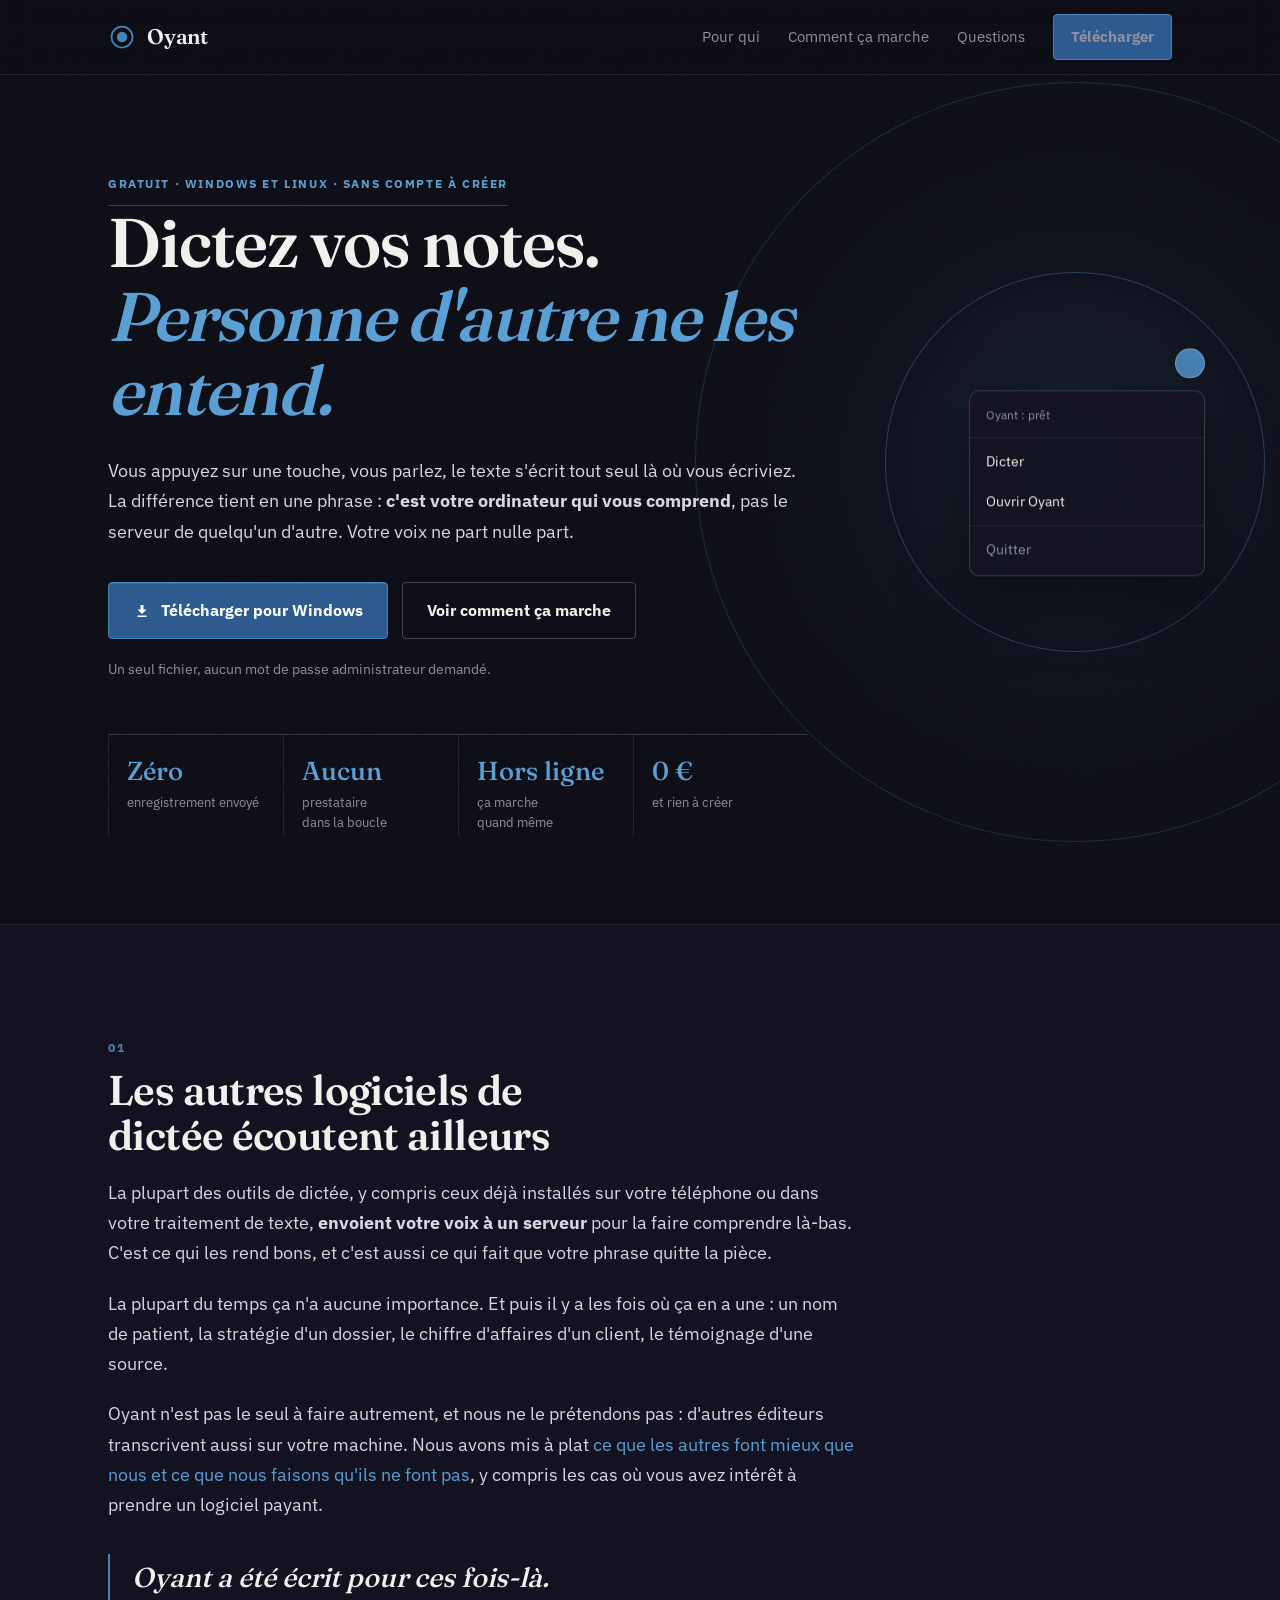
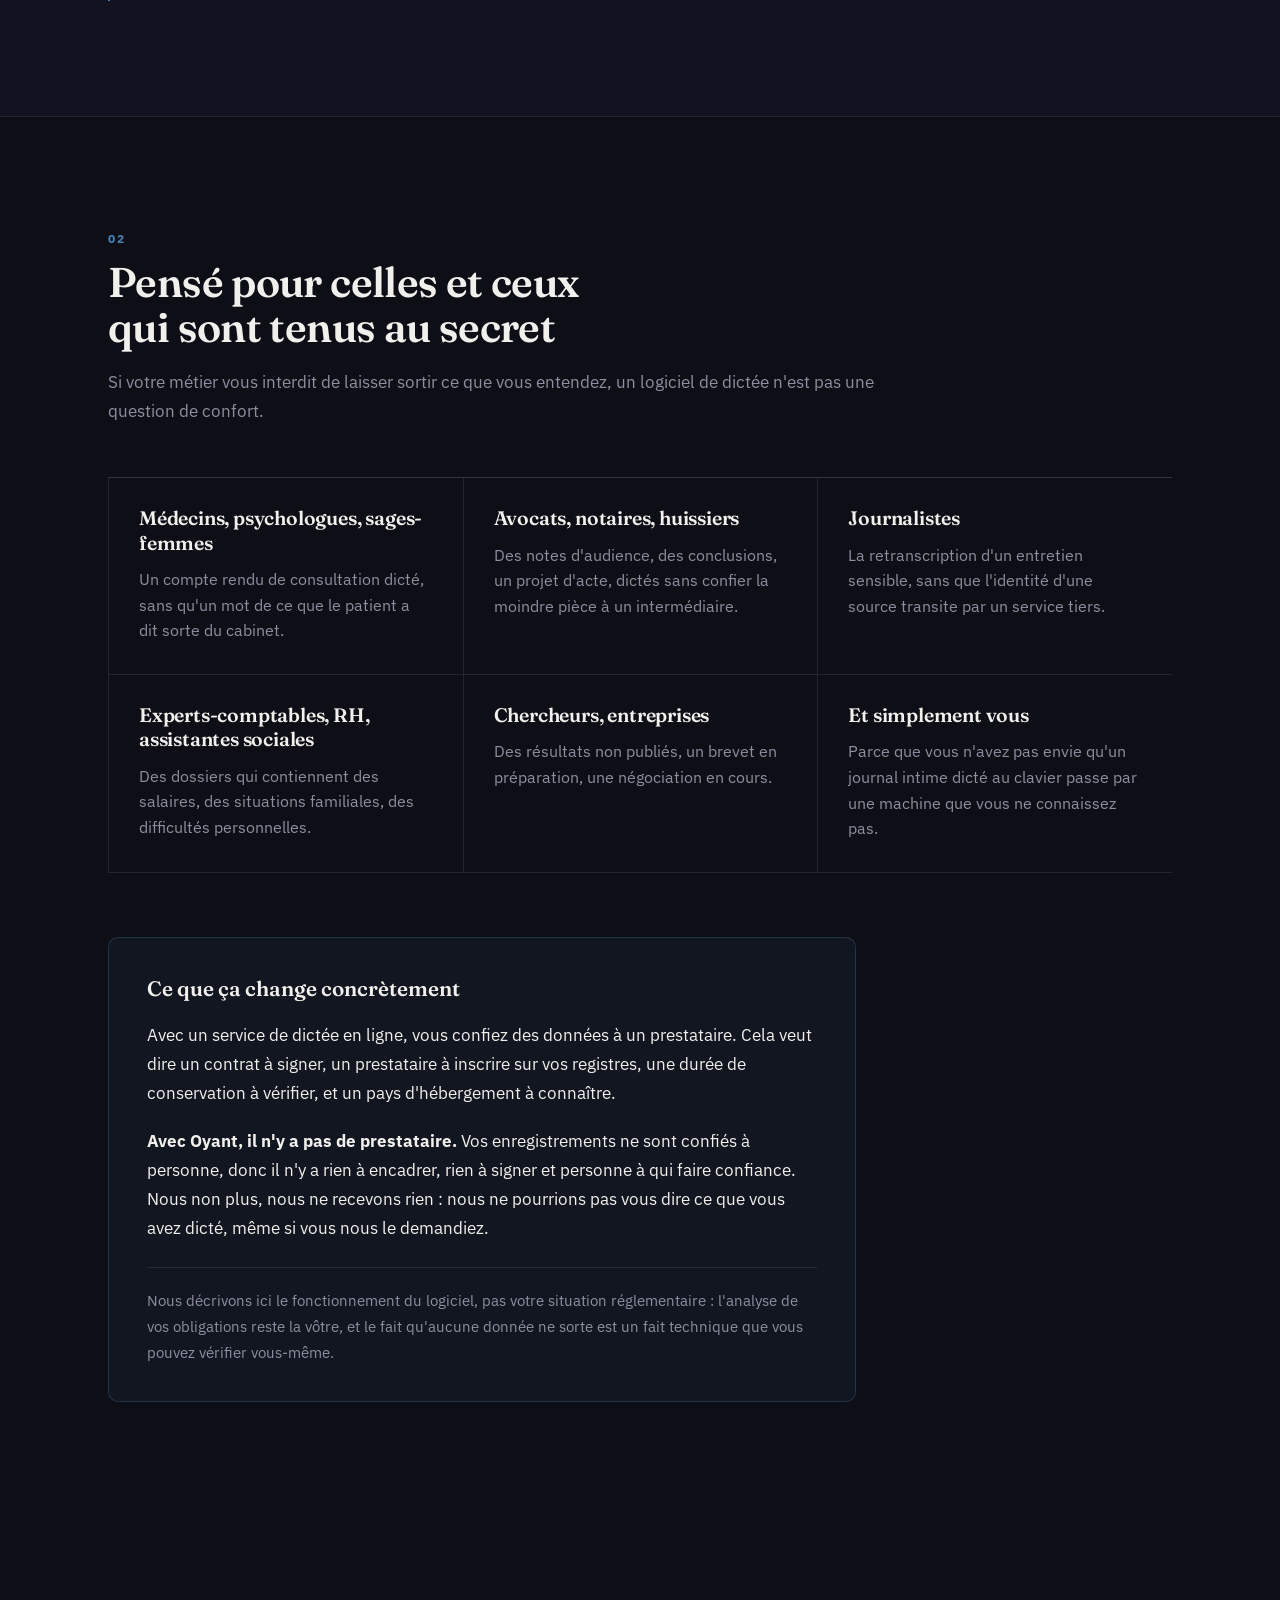
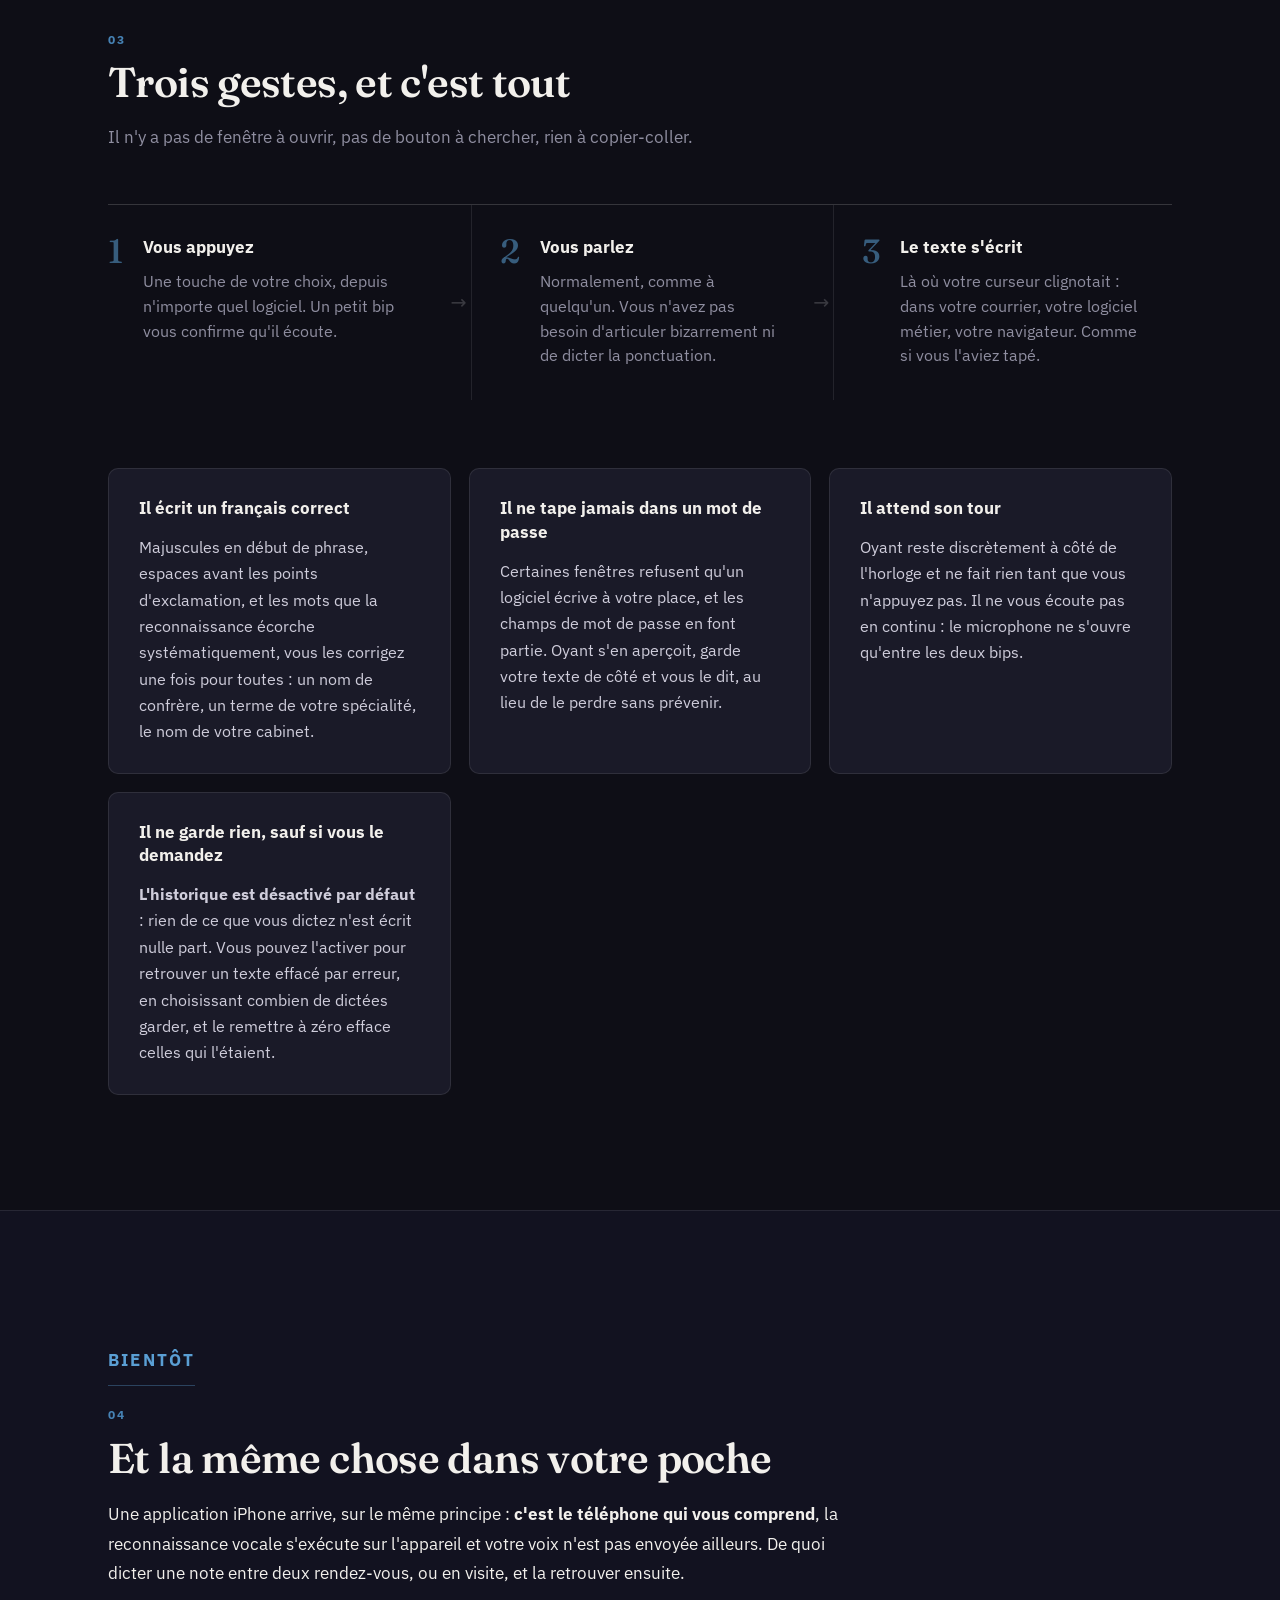
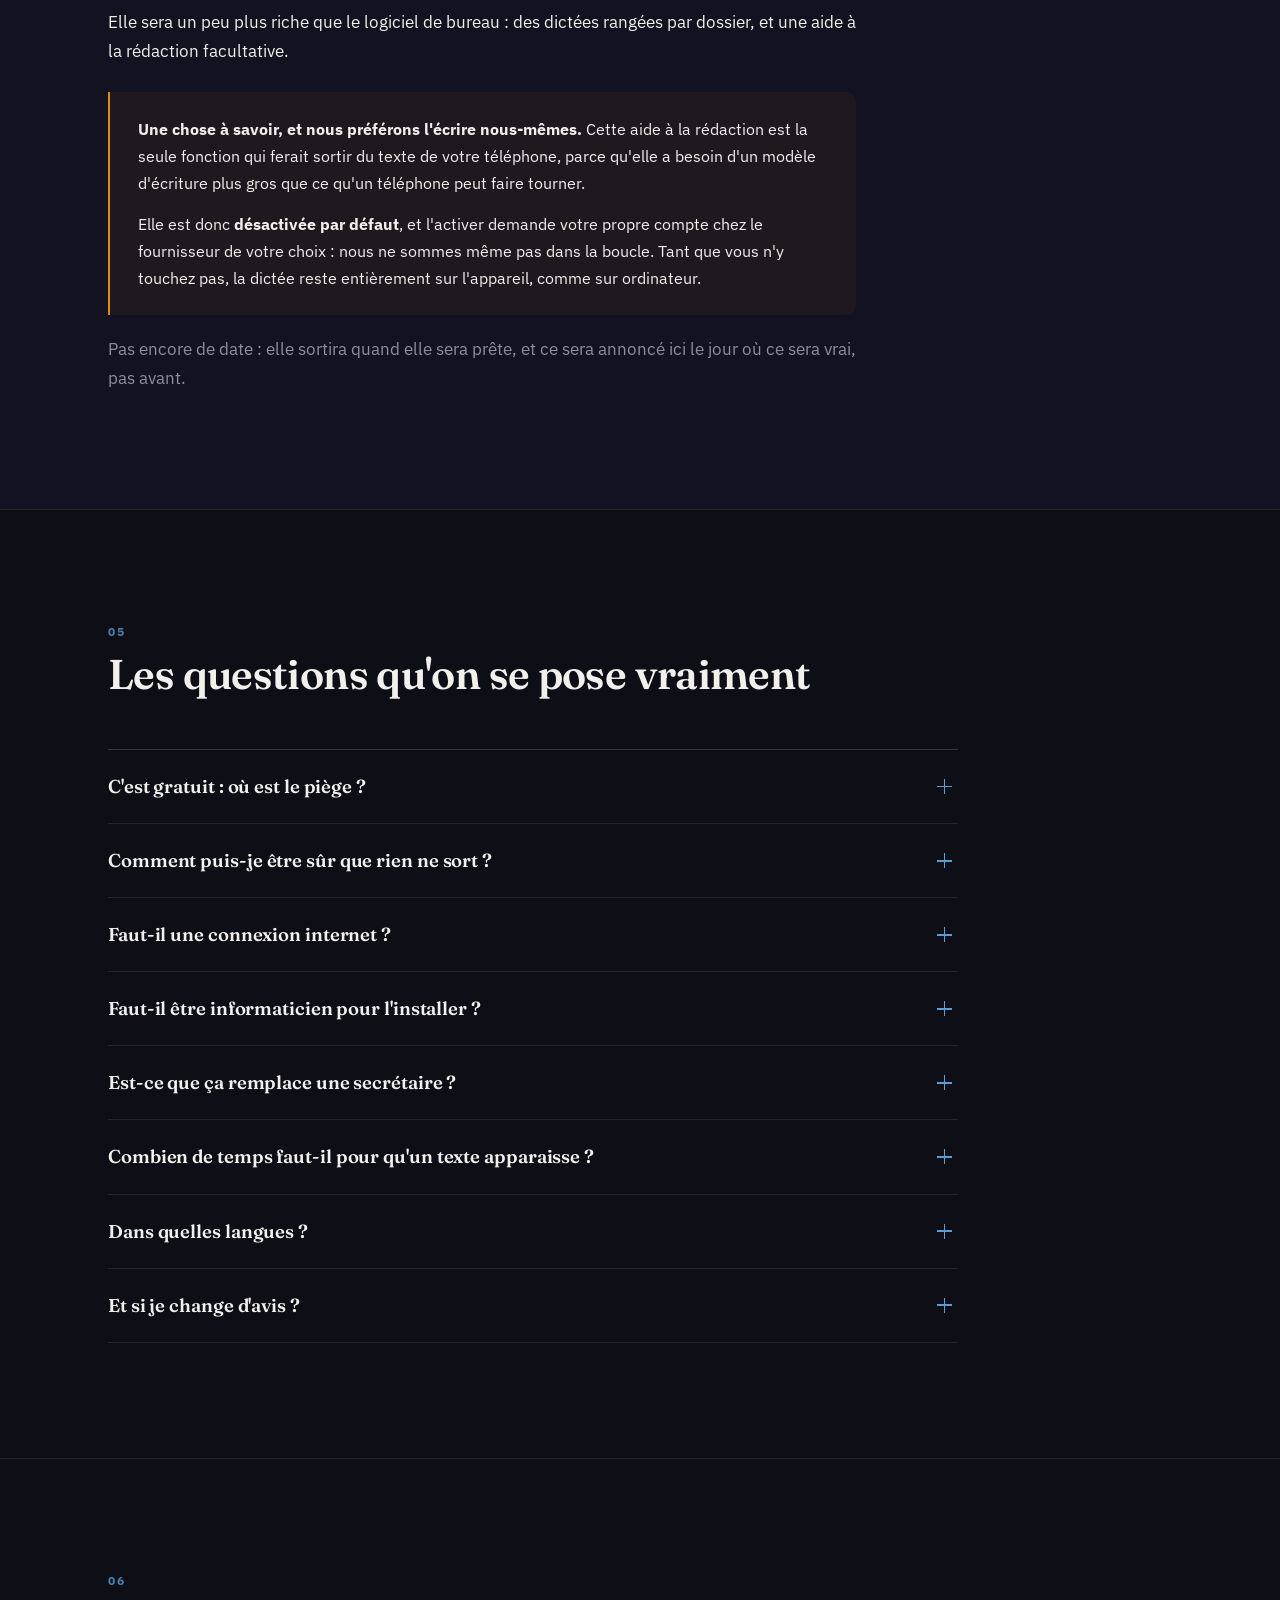
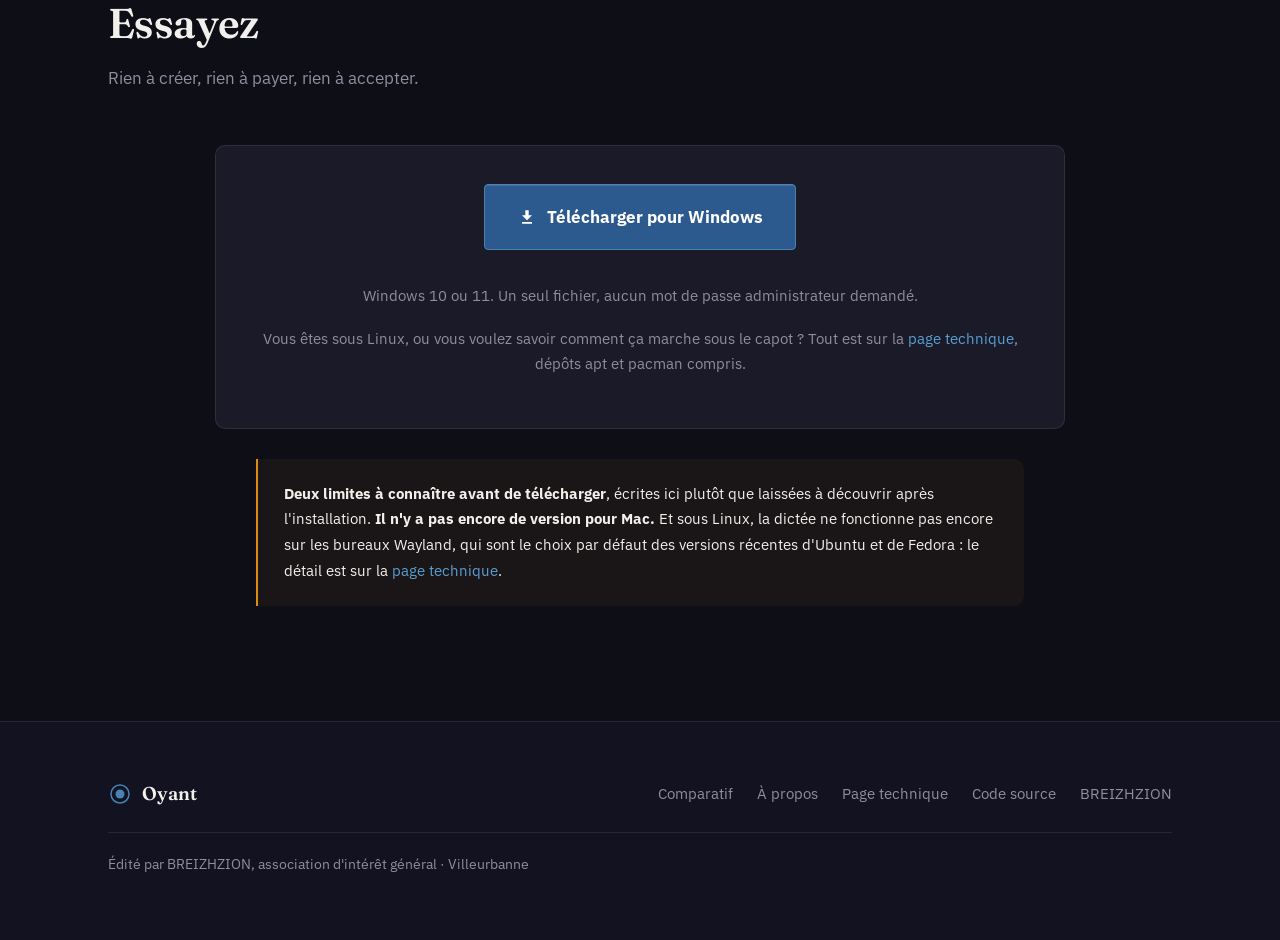
<file: index.html>
<!DOCTYPE html>
<html lang="fr">
<head>
  <meta charset="UTF-8">
  <meta name="viewport" content="width=device-width, initial-scale=1.0">
  <title>Oyant : dictez vos notes, personne d'autre ne les entend</title>
  <meta name="description" content="Logiciel de dictée vocale gratuit pour Windows et Linux. Votre voix est transcrite par votre propre ordinateur : aucun enregistrement n'est envoyé à qui que ce soit. Pensé pour celles et ceux qui sont tenus au secret.">
  <link rel="icon" href="favicon.svg" type="image/svg+xml">
  <link rel="canonical" href="https://oyant.breizhzion.com/">
  <meta property="og:type" content="website">
  <meta property="og:title" content="Oyant : dictez vos notes, personne d'autre ne les entend">
  <meta property="og:description" content="Votre voix est transcrite par votre propre ordinateur. Aucun enregistrement n'est envoyé à qui que ce soit. Gratuit, sans compte.">
  <meta property="og:url" content="https://oyant.breizhzion.com/">
  <link rel="stylesheet" href="style.css?v=db789eea">
  <script type="application/ld+json">
  {
    "@context": "https://schema.org",
    "@graph": [
      {
        "@type": "Organization",
        "@id": "https://breizhzion.com/#organization",
        "name": "BREIZHZION",
        "url": "https://breizhzion.com",
        "logo": "https://breizhzion.com/favicon.svg",
        "sameAs": ["https://github.com/bzhzion"]
      },
      {
        "@type": "WebSite",
        "@id": "https://oyant.breizhzion.com/#site",
        "name": "Oyant",
        "url": "https://oyant.breizhzion.com/",
        "inLanguage": "fr-FR",
        "publisher": { "@id": "https://breizhzion.com/#organization" },
        "about": { "@id": "https://oyant.breizhzion.com/#app" }
      },
      {
        "@type": "SoftwareApplication",
        "@id": "https://oyant.breizhzion.com/#app",
        "name": "Oyant",
        "alternateName": "Oyant, dictée vocale locale",
        "description": "Logiciel de dictée vocale dont la reconnaissance vocale s'exécute sur l'ordinateur de l'utilisateur : aucun enregistrement n'est transmis à un tiers.",
        "applicationCategory": "UtilitiesApplication",
        "applicationSubCategory": "Dictée vocale et reconnaissance de la parole",
        "operatingSystem": "Windows 10, Windows 11, Linux",
        "inLanguage": ["fr-FR", "en"],
        "downloadUrl": "https://dl.breizhzion.com/oyant-desktop/Oyant-Setup-x64.exe",
        "installUrl": "https://oyant.breizhzion.com/#telecharger",
        "isAccessibleForFree": true,
        "offers": { "@type": "Offer", "price": "0", "priceCurrency": "EUR" },
        "publisher": { "@id": "https://breizhzion.com/#organization" },
        "sameAs": ["https://github.com/bzhzion/oyant-desktop"],
        "featureList": [
          "Reconnaissance vocale exécutée localement, sans transmission des enregistrements",
          "Fonctionne sans connexion internet",
          "Dictée déclenchée par un raccourci clavier global",
          "Saisie du texte dans l'application au premier plan",
          "Repli sur le presse-papiers quand la fenêtre cible refuse la saisie simulée",
          "Mise en forme du français et substitutions définies par l'utilisateur",
          "Historique local, dont la taille est réglable et peut être nulle"
        ],
        "softwareRequirements": "Windows 10 ou 11 en 64 bits, ou une distribution Linux avec une session X11",
        "permissions": "Accès au microphone. Aucun accès réseau nécessaire pour transcrire."
      },
      {
        "@type": "FAQPage",
        "@id": "https://oyant.breizhzion.com/#faq",
        "mainEntity": [
          {
            "@type": "Question",
            "name": "C'est gratuit : où est le piège ?",
            "acceptedAnswer": { "@type": "Answer", "text": "Oyant est édité par une association d'intérêt général. Le logiciel ne collecte rien, ne revend rien et n'a pas de version payante : il n'y a pas de modèle économique adossé à vos données, parce qu'elles ne nous parviennent jamais." }
          },
          {
            "@type": "Question",
            "name": "Faut-il une connexion internet ?",
            "acceptedAnswer": { "@type": "Answer", "text": "Non. Une connexion est nécessaire une seule fois, pour télécharger le logiciel et sa reconnaissance vocale. Ensuite Oyant fonctionne hors ligne, et vous pouvez le vérifier en débranchant le réseau." }
          },
          {
            "@type": "Question",
            "name": "Quelqu'un peut-il relire mes dictées ?",
            "acceptedAnswer": { "@type": "Answer", "text": "Par défaut, personne, parce qu’Oyant n'en garde aucune : l'historique est désactivé tant que vous ne l'activez pas. Si vous l'activez, les dernières dictées sont écrites dans un fichier sur votre disque et nulle part ailleurs, vous choisissez combien, et remettre le réglage à zéro efface ce qui avait été gardé." }
          },
          {
            "@type": "Question",
            "name": "Faut-il être informaticien pour l'installer ?",
            "acceptedAnswer": { "@type": "Answer", "text": "Sous Windows, non : un fichier à télécharger et à ouvrir, sans mot de passe administrateur. Tout ce qui est nécessaire pour transcrire est déjà dedans." }
          }
        ]
      }
    ]
  }
  </script>
  <link rel="preload" href="polices/Fraunces-Variable.woff2" as="font" type="font/woff2" crossorigin>
  <link rel="preload" href="polices/IBMPlexSans-Variable.woff2" as="font" type="font/woff2" crossorigin>
  <meta property="og:image" content="https://oyant.breizhzion.com/partage.png">
  <meta property="og:image:width" content="1200">
  <meta property="og:image:height" content="630">
  <meta property="og:image:alt" content="Oyant : dictez vos notes, personne d'autre ne les entend.">
  <meta property="og:locale" content="fr_FR">
  <meta property="og:site_name" content="Oyant">
  <meta name="twitter:card" content="summary_large_image">
</head>
<body>

  <nav>
    <div class="nav-inner">
      <a href="/" class="logo">
        <svg width="28" height="28" viewBox="0 0 32 32" aria-hidden="true"><circle cx="16" cy="16" r="12" fill="none" stroke="#4682b4" stroke-width="2"/><circle cx="16" cy="16" r="6" fill="#4682b4"/></svg>
        Oyant
      </a>
      <div class="nav-links">
        <a href="#pour-qui">Pour qui</a>
        <a href="#comment">Comment ça marche</a>
        <a href="#questions">Questions</a>
        <a href="#telecharger" class="btn-nav btn-nav-plein">Télécharger</a>
      </div>
    </div>
  </nav>

  <section class="hero">
    <!-- L'anneau de la marque, agrandi derriere le titre. Purement decoratif, et
         dessine entierement en CSS : la ou les halos flous d'avant DIFFUSAIENT,
         un cercle ENFERME, ce qui est exactement le propos du produit. -->
    <div class="hero-bg" aria-hidden="true"></div>
    <div class="hero-inner">
      <p class="badge">Gratuit · Windows et Linux · sans compte à créer</p>
      <h1>Dictez vos notes.<br><span class="gradient">Personne d'autre ne les entend.</span></h1>
      <p class="hero-sub">Vous appuyez sur une touche, vous parlez, le texte s'écrit tout seul là où vous écriviez. La différence tient en une phrase : <strong>c'est votre ordinateur qui vous comprend</strong>, pas le serveur de quelqu'un d'autre. Votre voix ne part nulle part.</p>
      <div class="hero-actions">
        <a href="https://dl.breizhzion.com/oyant-desktop/Oyant-Setup-x64.exe" class="btn-primary" id="telechargement">
          <svg width="18" height="18" viewBox="0 0 24 24" fill="currentColor" aria-hidden="true"><path d="M12 16l-6-6h4V4h4v6h4l-6 6zm6 4H6v-2h12v2z"/></svg>
          <span id="telechargement-libelle">Télécharger pour Windows</span>
        </a>
        <a href="#comment" class="btn-secondary">Voir comment ça marche</a>
      </div>
      <p class="hero-note" id="version-note">Un seul fichier, aucun mot de passe administrateur demandé.</p>
      <div class="hero-stats">
        <div class="stat"><span class="stat-n">Zéro</span><span class="stat-l">enregistrement envoyé</span></div>
        <div class="stat"><span class="stat-n">Aucun</span><span class="stat-l">prestataire dans la boucle</span></div>
        <div class="stat"><span class="stat-n">Hors ligne</span><span class="stat-l">ça marche quand même</span></div>
        <div class="stat"><span class="stat-n">0 €</span><span class="stat-l">et rien à créer</span></div>
      </div>
    </div>
    <div class="tray-preview" aria-hidden="true">
      <div class="tray-icon idle"></div>
      <div class="tray-menu">
        <div class="tray-item tray-etat">Oyant : prêt</div>
        <div class="tray-sep"></div>
        <div class="tray-item">Dicter</div>
        <div class="tray-item">Ouvrir Oyant</div>
        <div class="tray-sep"></div>
        <div class="tray-item muted">Quitter</div>
      </div>
    </div>
  </section>

  <!-- ── Le problème, nommé avant la solution ──────────────────────────────── -->
  <section class="probleme">
    <div class="container">
      <div class="probleme-inner">
        <h2>Les autres logiciels de dictée écoutent ailleurs</h2>
        <p>La plupart des outils de dictée, y compris ceux déjà installés sur votre téléphone ou dans votre traitement de texte, <strong>envoient votre voix à un serveur</strong> pour la faire comprendre là-bas. C'est ce qui les rend bons, et c'est aussi ce qui fait que votre phrase quitte la pièce.</p>
        <p>La plupart du temps ça n'a aucune importance. Et puis il y a les fois où ça en a une : un nom de patient, la stratégie d'un dossier, le chiffre d'affaires d'un client, le témoignage d'une source.</p>
        <p>Oyant n'est pas le seul à faire autrement, et nous ne le prétendons pas : d'autres éditeurs transcrivent aussi sur votre machine. Nous avons mis à plat <a href="/comparatif">ce que les autres font mieux que nous et ce que nous faisons qu'ils ne font pas</a>, y compris les cas où vous avez intérêt à prendre un logiciel payant.</p>
        <p class="probleme-chute">Oyant a été écrit pour ces fois-là.</p>
      </div>
    </div>
  </section>

  <!-- ── À qui ça parle ────────────────────────────────────────────────────── -->
  <section class="features" id="pour-qui">
    <div class="container">
      <div class="section-header">
        <h2>Pensé pour celles et ceux qui sont tenus au secret</h2>
        <p>Si votre métier vous interdit de laisser sortir ce que vous entendez, un logiciel de dictée n'est pas une question de confort.</p>
      </div>
      <div class="metiers">
        <div class="metier">
          <h3>Médecins, psychologues, sages-femmes</h3>
          <p>Un compte rendu de consultation dicté, sans qu'un mot de ce que le patient a dit sorte du cabinet.</p>
        </div>
        <div class="metier">
          <h3>Avocats, notaires, huissiers</h3>
          <p>Des notes d'audience, des conclusions, un projet d'acte, dictés sans confier la moindre pièce à un intermédiaire.</p>
        </div>
        <div class="metier">
          <h3>Journalistes</h3>
          <p>La retranscription d'un entretien sensible, sans que l'identité d'une source transite par un service tiers.</p>
        </div>
        <div class="metier">
          <h3>Experts-comptables, RH, assistantes sociales</h3>
          <p>Des dossiers qui contiennent des salaires, des situations familiales, des difficultés personnelles.</p>
        </div>
        <div class="metier">
          <h3>Chercheurs, entreprises</h3>
          <p>Des résultats non publiés, un brevet en préparation, une négociation en cours.</p>
        </div>
        <div class="metier">
          <h3>Et simplement vous</h3>
          <p>Parce que vous n'avez pas envie qu'un journal intime dicté au clavier passe par une machine que vous ne connaissez pas.</p>
        </div>
      </div>

      <div class="encart">
        <h3>Ce que ça change concrètement</h3>
        <p>Avec un service de dictée en ligne, vous confiez des données à un prestataire. Cela veut dire un contrat à signer, un prestataire à inscrire sur vos registres, une durée de conservation à vérifier, et un pays d'hébergement à connaître.</p>
        <p><strong>Avec Oyant, il n'y a pas de prestataire.</strong> Vos enregistrements ne sont confiés à personne, donc il n'y a rien à encadrer, rien à signer et personne à qui faire confiance. Nous non plus, nous ne recevons rien : nous ne pourrions pas vous dire ce que vous avez dicté, même si vous nous le demandiez.</p>
        <p class="encart-note">Nous décrivons ici le fonctionnement du logiciel, pas votre situation réglementaire : l'analyse de vos obligations reste la vôtre, et le fait qu'aucune donnée ne sorte est un fait technique que vous pouvez vérifier vous-même.</p>
      </div>
    </div>
  </section>

  <!-- ── Comment ça marche ─────────────────────────────────────────────────── -->
  <section class="how" id="comment">
    <div class="container">
      <div class="section-header">
        <h2>Trois gestes, et c'est tout</h2>
        <p>Il n'y a pas de fenêtre à ouvrir, pas de bouton à chercher, rien à copier-coller.</p>
      </div>
      <div class="steps">
        <div class="step">
          <div class="step-num">1</div>
          <div class="step-content">
            <h3>Vous appuyez</h3>
            <p>Une touche de votre choix, depuis n'importe quel logiciel. Un petit bip vous confirme qu'il écoute.</p>
          </div>
        </div>
        <div class="step-arrow" aria-hidden="true">→</div>
        <div class="step">
          <div class="step-num">2</div>
          <div class="step-content">
            <h3>Vous parlez</h3>
            <p>Normalement, comme à quelqu'un. Vous n'avez pas besoin d'articuler bizarrement ni de dicter la ponctuation.</p>
          </div>
        </div>
        <div class="step-arrow" aria-hidden="true">→</div>
        <div class="step">
          <div class="step-num">3</div>
          <div class="step-content">
            <h3>Le texte s'écrit</h3>
            <p>Là où votre curseur clignotait : dans votre courrier, votre logiciel métier, votre navigateur. Comme si vous l'aviez tapé.</p>
          </div>
        </div>
      </div>

      <div class="deux-colonnes">
        <div class="carte-simple">
          <h3>Il écrit un français correct</h3>
          <p>Majuscules en début de phrase, espaces avant les points d'exclamation, et les mots que la reconnaissance écorche systématiquement, vous les corrigez une fois pour toutes : un nom de confrère, un terme de votre spécialité, le nom de votre cabinet.</p>
        </div>
        <div class="carte-simple">
          <h3>Il ne tape jamais dans un mot de passe</h3>
          <p>Certaines fenêtres refusent qu'un logiciel écrive à votre place, et les champs de mot de passe en font partie. Oyant s'en aperçoit, garde votre texte de côté et vous le dit, au lieu de le perdre sans prévenir.</p>
        </div>
        <div class="carte-simple">
          <h3>Il attend son tour</h3>
          <p>Oyant reste discrètement à côté de l'horloge et ne fait rien tant que vous n'appuyez pas. Il ne vous écoute pas en continu : le microphone ne s'ouvre qu'entre les deux bips.</p>
        </div>
        <div class="carte-simple">
          <h3>Il ne garde rien, sauf si vous le demandez</h3>
          <p><strong>L'historique est désactivé par défaut</strong> : rien de ce que vous dictez n'est écrit nulle part. Vous pouvez l'activer pour retrouver un texte effacé par erreur, en choisissant combien de dictées garder, et le remettre à zéro efface celles qui l'étaient.</p>
        </div>
      </div>
    </div>
  </section>

  <!-- ── Mobile ────────────────────────────────────────────────────────────── -->
  <section class="mobile">
    <div class="container">
      <div class="mobile-inner">
        <p class="badge">Bientôt</p>
        <h2>Et la même chose dans votre poche</h2>
        <p>Une application iPhone arrive, sur le même principe : <strong>c'est le téléphone qui vous comprend</strong>, la reconnaissance vocale s'exécute sur l'appareil et votre voix n'est pas envoyée ailleurs. De quoi dicter une note entre deux rendez-vous, ou en visite, et la retrouver ensuite.</p>
        <p>Elle sera un peu plus riche que le logiciel de bureau : des dictées rangées par dossier, et une aide à la rédaction facultative.</p>
        <div class="encart-attention">
          <p><strong>Une chose à savoir, et nous préférons l'écrire nous-mêmes.</strong> Cette aide à la rédaction est la seule fonction qui ferait sortir du texte de votre téléphone, parce qu'elle a besoin d'un modèle d'écriture plus gros que ce qu'un téléphone peut faire tourner.</p>
          <p>Elle est donc <strong>désactivée par défaut</strong>, et l'activer demande votre propre compte chez le fournisseur de votre choix : nous ne sommes même pas dans la boucle. Tant que vous n'y touchez pas, la dictée reste entièrement sur l'appareil, comme sur ordinateur.</p>
        </div>
        <p class="mobile-note">Pas encore de date : elle sortira quand elle sera prête, et ce sera annoncé ici le jour où ce sera vrai, pas avant.</p>
      </div>
    </div>
  </section>

  <!-- ── Questions ─────────────────────────────────────────────────────────── -->
  <section class="questions" id="questions">
    <div class="container">
      <div class="section-header">
        <h2>Les questions qu'on se pose vraiment</h2>
      </div>
      <div class="faq">
        <details>
          <summary>C'est gratuit : où est le piège ?</summary>
          <p>Il n'y en a pas, et ce n'est pas de la générosité : Oyant est édité par une association d'intérêt général, pas par une entreprise qui doit rentabiliser un serveur. Il n'y a pas de version payante, pas de publicité, pas de revente de données. Surtout, il ne <em>peut</em> pas y en avoir : vos enregistrements ne nous parviennent jamais, donc il n'y a rien à revendre.</p>
        </details>
        <details>
          <summary>Comment puis-je être sûr que rien ne sort ?</summary>
          <p>De la façon la plus simple du monde : coupez le wifi, et dictez. Ça marche. Un logiciel qui envoie votre voix quelque part ne peut pas fonctionner sans réseau.</p>
          <p>Si vous voulez aller plus loin, le code d’Oyant est public : n'importe quel informaticien de votre entourage peut le lire et vous le confirmer, sans nous demander la permission.</p>
        </details>
        <details>
          <summary>Faut-il une connexion internet ?</summary>
          <p>Une fois, au début, pour télécharger le logiciel et la reconnaissance vocale qu'il utilise. Ensuite, plus jamais. Un train, un sous-sol, un cabinet sans wifi : ça change rien.</p>
        </details>
        <details>
          <summary>Faut-il être informaticien pour l'installer ?</summary>
          <p>Sous Windows, non. Vous téléchargez un fichier, vous l'ouvrez, et c'est fini. Il ne vous demande pas de mot de passe administrateur, donc vous n'avez pas besoin d'appeler votre prestataire informatique pour l'autoriser.</p>
          <p>Au premier démarrage, il vous propose de télécharger la reconnaissance vocale et vous laisse choisir entre « plus rapide » et « plus précise ». Si vous n'avez pas d'avis, gardez ce qui est proposé.</p>
        </details>
        <details>
          <summary>Est-ce que ça remplace une secrétaire ?</summary>
          <p>Non, et il faut être honnête là-dessus. Oyant écrit ce que vous dites. Il ne reformule pas, ne corrige pas le fond, ne met pas en page et ne relit rien. C'est un clavier que vous actionnez avec la voix, pas un rédacteur.</p>
        </details>
        <details>
          <summary>Combien de temps faut-il pour qu'un texte apparaisse ?</summary>
          <p>Quelques secondes après que vous avez relâché la touche. Sur un ordinateur récent, comptez environ sept secondes pour une demi-minute de parole, moins si votre ordinateur a une carte graphique. Ce n'est pas instantané : le calcul se fait chez vous, et c'est précisément pour ça que rien ne sort.</p>
        </details>
        <details>
          <summary>Dans quelles langues ?</summary>
          <p>Français et anglais, ou bien vous laissez Oyant reconnaître tout seul laquelle vous parlez. D'autres langues viendront.</p>
        </details>
        <details>
          <summary>Et si je change d'avis ?</summary>
          <p>Vous désinstallez, comme n'importe quel logiciel. Il n'y a pas de compte à supprimer, pas d'abonnement à résilier et pas de données à réclamer : il n'y en a jamais eu ailleurs que chez vous.</p>
        </details>
      </div>
    </div>
  </section>

  <!-- ── Télécharger ───────────────────────────────────────────────────────── -->
  <section class="install" id="telecharger">
    <div class="container">
      <div class="section-header">
        <h2>Essayez</h2>
        <p>Rien à créer, rien à payer, rien à accepter.</p>
      </div>
      <div class="volet volet-centre">
        <a href="https://dl.breizhzion.com/oyant-desktop/Oyant-Setup-x64.exe" class="btn-primary btn-gros" id="telechargement-2">
          <svg width="20" height="20" viewBox="0 0 24 24" fill="currentColor" aria-hidden="true"><path d="M12 16l-6-6h4V4h4v6h4l-6 6zm6 4H6v-2h12v2z"/></svg>
          Télécharger pour Windows
        </a>
        <p class="volet-note">Windows 10 ou 11. Un seul fichier, aucun mot de passe administrateur demandé.</p>
        <p class="volet-note">Vous êtes sous Linux, ou vous voulez savoir comment ça marche sous le capot ? Tout est sur la <a href="/details-techniques">page technique</a>, dépôts apt et pacman compris.</p>
      </div>

      <p class="install-avertissement"><strong>Deux limites à connaître avant de télécharger</strong>, écrites ici plutôt que laissées à découvrir après l'installation. <strong>Il n'y a pas encore de version pour Mac.</strong> Et sous Linux, la dictée ne fonctionne pas encore sur les bureaux Wayland, qui sont le choix par défaut des versions récentes d'Ubuntu et de Fedora : le détail est sur la <a href="/details-techniques">page technique</a>.</p>
    </div>
  </section>

  <footer>
    <div class="container">
      <div class="footer-inner">
        <div class="footer-brand">
          <svg width="24" height="24" viewBox="0 0 32 32" aria-hidden="true"><circle cx="16" cy="16" r="12" fill="none" stroke="#4682b4" stroke-width="2"/><circle cx="16" cy="16" r="6" fill="#4682b4"/></svg>
          <span>Oyant</span>
        </div>
        <div class="footer-links">
          <a href="/comparatif">Comparatif</a>
          <a href="/a-propos">À propos</a>
          <a href="/details-techniques">Page technique</a>
          <a href="https://github.com/bzhzion/oyant-desktop" rel="noopener">Code source</a>
          <a href="https://breizhzion.com" rel="noopener">BREIZHZION</a>
        </div>
        <div class="footer-note">Édité par BREIZHZION, association d'intérêt général · Villeurbanne</div>
      </div>
    </div>
  </footer>

  <script>
    // ⚠️ La version affichee est LUE dans le manifeste de publication, jamais ecrite en dur, et
    // les liens visent le nom FIXE que la chaine de publication ecrase a chaque sortie. C'est la
    // lecon d'un autre site du parc, qui a servi une version vieille de six sorties en repondant
    // 200 a chaque fois : un lien perime ne casse rien de visible, donc rien ne le signale.
    fetch('https://dl.breizhzion.com/oyant-desktop/latest.json')
      .then(r => r.ok ? r.json() : Promise.reject())
      .then(données => {
        if (!données.version) return;
        const note = document.getElementById('version-note');
        if (note) note.textContent = `Version ${données.version}. Un seul fichier, aucun mot de passe administrateur demandé.`;
      })
      .catch(() => {}); // Hors ligne : le bouton marche quand meme, on n'affiche simplement pas de numero.

    const observateur = new IntersectionObserver(entrees => {
      entrees.forEach(e => { if (e.isIntersecting) e.target.classList.add('visible'); });
    }, { threshold: 0.1 });
    document.querySelectorAll('.metier, .step, .carte-simple').forEach(el => observateur.observe(el));
  </script>
</body>
</html>
</file>
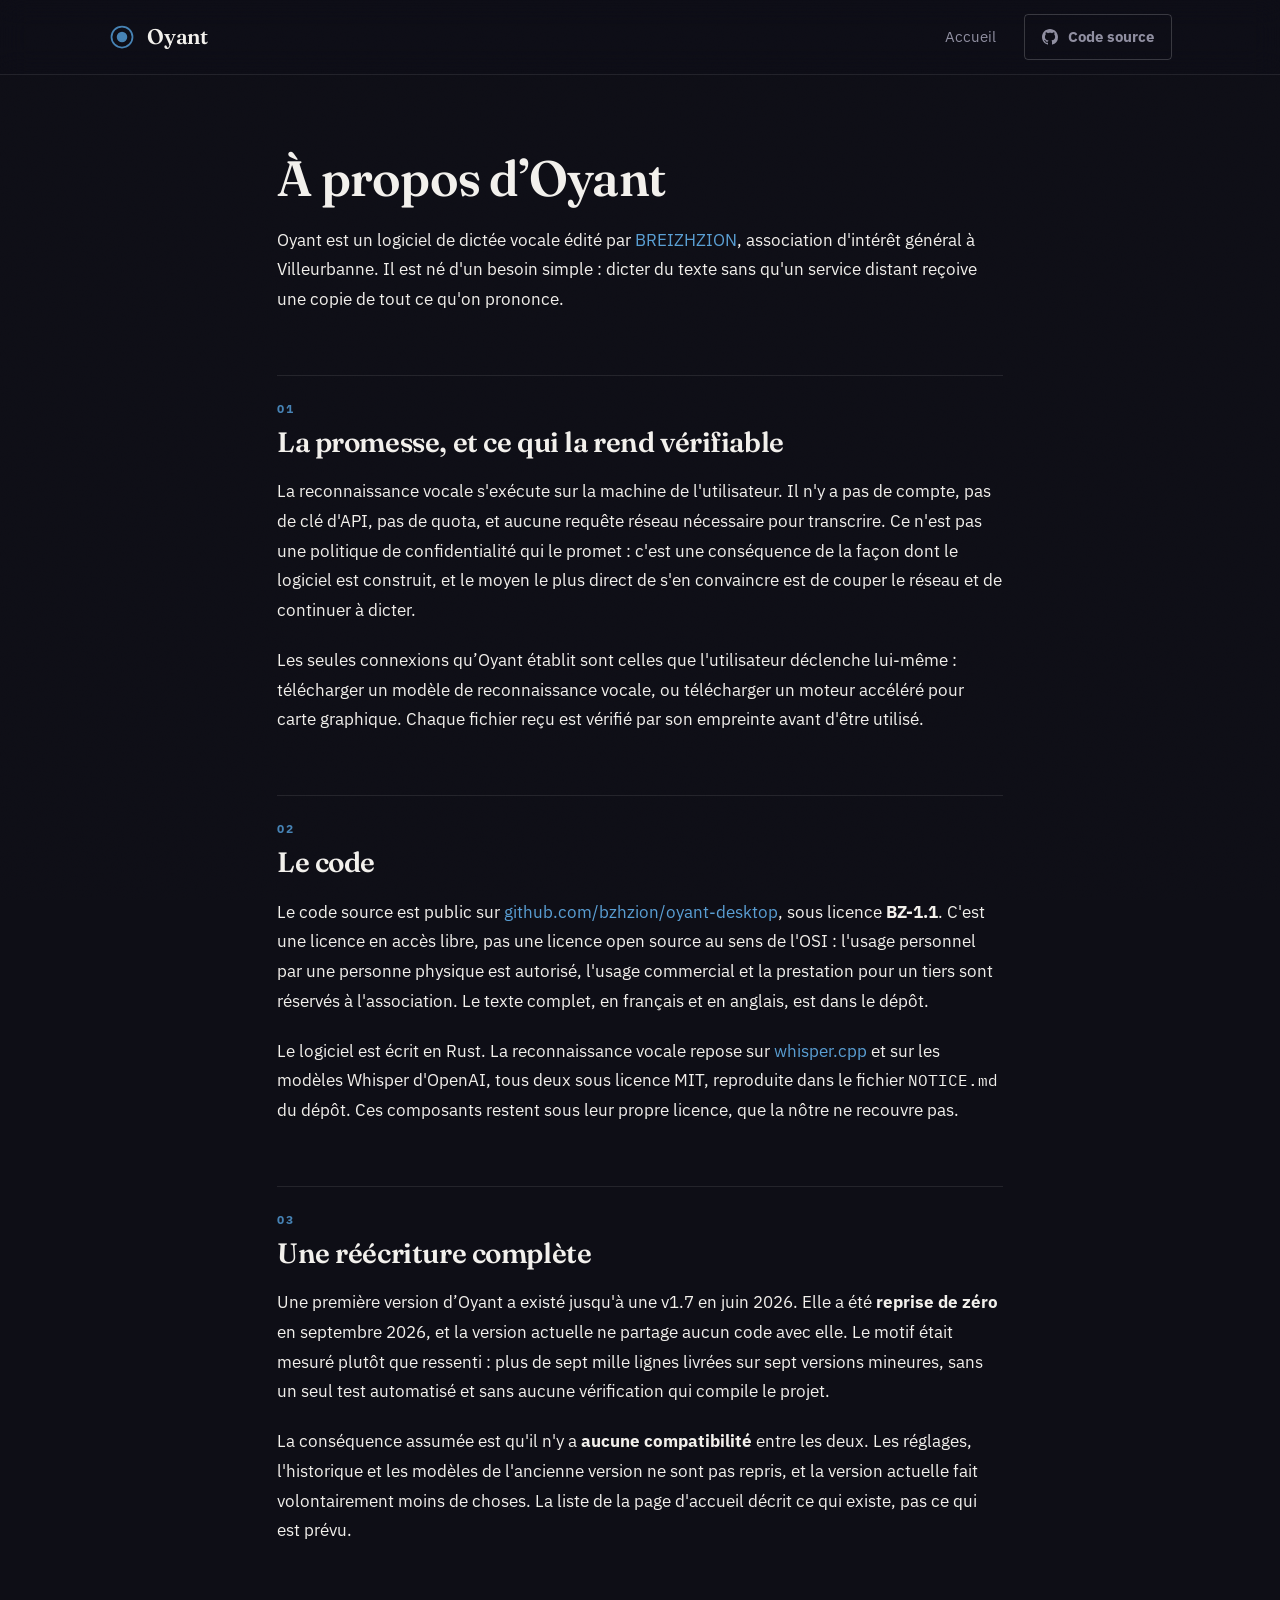
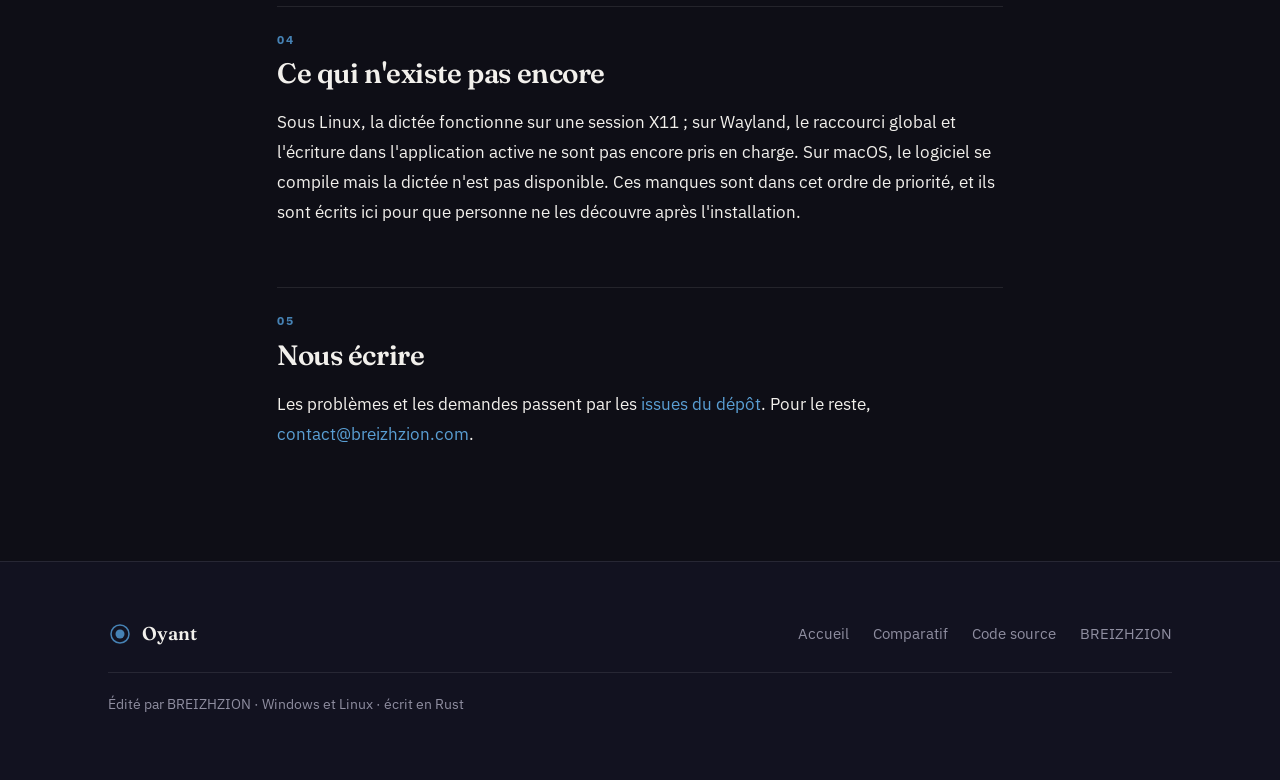
<file: a-propos.html>
<!DOCTYPE html>
<html lang="fr">
<head>
  <meta charset="UTF-8">
  <meta name="viewport" content="width=device-width, initial-scale=1.0">
  <title>À propos : Oyant</title>
  <meta name="description" content="Oyant est un logiciel de dictée vocale locale édité par l'association BREIZHZION. Code source public sous licence BZ-1.1, transcription entièrement sur la machine de l'utilisateur.">
  <link rel="icon" href="favicon.svg" type="image/svg+xml">
  <link rel="canonical" href="https://oyant.breizhzion.com/a-propos">
  <link rel="stylesheet" href="style.css?v=db789eea">
  <link rel="preload" href="polices/Fraunces-Variable.woff2" as="font" type="font/woff2" crossorigin>
  <link rel="preload" href="polices/IBMPlexSans-Variable.woff2" as="font" type="font/woff2" crossorigin>
  <meta property="og:image" content="https://oyant.breizhzion.com/partage.png">
  <meta property="og:image:width" content="1200">
  <meta property="og:image:height" content="630">
  <meta property="og:image:alt" content="Oyant : dictez vos notes, personne d'autre ne les entend.">
  <meta property="og:locale" content="fr_FR">
  <meta property="og:site_name" content="Oyant">
  <meta name="twitter:card" content="summary_large_image">
  <meta property="og:type" content="website">
  <meta property="og:title" content="À propos d’Oyant">
  <meta property="og:description" content="Oyant est édité par BREIZHZION, association d'intérêt général. La reconnaissance vocale s'exécute sur la machine de l'utilisateur, et le code est public.">
  <meta property="og:url" content="https://oyant.breizhzion.com/a-propos">
  <script type="application/ld+json">
  {
    "@context": "https://schema.org",
    "@type": "AboutPage",
    "@id": "https://oyant.breizhzion.com/a-propos#page",
    "name": "\u00c0 propos d’Oyant",
    "inLanguage": "fr-FR",
    "url": "https://oyant.breizhzion.com/a-propos",
    "isPartOf": { "@type": "WebSite", "@id": "https://oyant.breizhzion.com/#site", "name": "Oyant", "url": "https://oyant.breizhzion.com/", "inLanguage": "fr-FR" },
    "about": { "@type": "SoftwareApplication", "@id": "https://oyant.breizhzion.com/#app" },
    "publisher": { "@type": "Organization", "@id": "https://breizhzion.com/#organization", "name": "BREIZHZION", "url": "https://breizhzion.com" }
  }
  </script>
</head>
<body>

  <nav>
    <div class="nav-inner">
      <a href="/" class="logo">
        <svg width="28" height="28" viewBox="0 0 32 32" aria-hidden="true"><circle cx="16" cy="16" r="12" fill="none" stroke="#4682b4" stroke-width="2"/><circle cx="16" cy="16" r="6" fill="#4682b4"/></svg>
        Oyant
      </a>
      <div class="nav-links">
        <a href="/">Accueil</a>
        <a href="https://github.com/bzhzion/oyant-desktop" rel="noopener" class="btn-nav">
          <svg width="16" height="16" viewBox="0 0 24 24" fill="currentColor" aria-hidden="true"><path d="M12 0C5.37 0 0 5.37 0 12c0 5.31 3.435 9.795 8.205 11.385.6.105.825-.255.825-.57 0-.285-.015-1.23-.015-2.235-3.015.555-3.795-.735-4.035-1.41-.135-.345-.72-1.41-1.23-1.695-.42-.225-1.02-.78-.015-.795.945-.015 1.62.87 1.845 1.23 1.08 1.815 2.805 1.305 3.495.99.105-.78.42-1.305.765-1.605-2.67-.3-5.46-1.335-5.46-5.925 0-1.305.465-2.385 1.23-3.225-.12-.3-.54-1.53.12-3.18 0 0 1.005-.315 3.3 1.23.96-.27 1.98-.405 3-.405s2.04.135 3 .405c2.295-1.56 3.3-1.23 3.3-1.23.66 1.65.24 2.88.12 3.18.765.84 1.23 1.905 1.23 3.225 0 4.605-2.805 5.625-5.475 5.925.435.375.81 1.095.81 2.22 0 1.605-.015 2.895-.015 3.3 0 .315.225.69.825.57A12.02 12.02 0 0 0 24 12c0-6.63-5.37-12-12-12z"/></svg>
          Code source
        </a>
      </div>
    </div>
  </nav>

  <section class="page">
    <h1>À propos d’Oyant</h1>

    <p>Oyant est un logiciel de dictée vocale édité par <a href="https://breizhzion.com" rel="noopener">BREIZHZION</a>, association d'intérêt général à Villeurbanne. Il est né d'un besoin simple : dicter du texte sans qu'un service distant reçoive une copie de tout ce qu'on prononce.</p>

    <h2>La promesse, et ce qui la rend vérifiable</h2>
    <p>La reconnaissance vocale s'exécute sur la machine de l'utilisateur. Il n'y a pas de compte, pas de clé d'API, pas de quota, et aucune requête réseau nécessaire pour transcrire. Ce n'est pas une politique de confidentialité qui le promet : c'est une conséquence de la façon dont le logiciel est construit, et le moyen le plus direct de s'en convaincre est de couper le réseau et de continuer à dicter.</p>
    <p>Les seules connexions qu’Oyant établit sont celles que l'utilisateur déclenche lui-même : télécharger un modèle de reconnaissance vocale, ou télécharger un moteur accéléré pour carte graphique. Chaque fichier reçu est vérifié par son empreinte avant d'être utilisé.</p>

    <h2>Le code</h2>
    <p>Le code source est public sur <a href="https://github.com/bzhzion/oyant-desktop" rel="noopener">github.com/bzhzion/oyant-desktop</a>, sous licence <strong>BZ-1.1</strong>. C'est une licence en accès libre, pas une licence open source au sens de l'OSI : l'usage personnel par une personne physique est autorisé, l'usage commercial et la prestation pour un tiers sont réservés à l'association. Le texte complet, en français et en anglais, est dans le dépôt.</p>
    <p>Le logiciel est écrit en Rust. La reconnaissance vocale repose sur <a href="https://github.com/ggml-org/whisper.cpp" rel="noopener">whisper.cpp</a> et sur les modèles Whisper d'OpenAI, tous deux sous licence MIT, reproduite dans le fichier <code>NOTICE.md</code> du dépôt. Ces composants restent sous leur propre licence, que la nôtre ne recouvre pas.</p>

    <h2>Une réécriture complète</h2>
    <p>Une première version d’Oyant a existé jusqu'à une v1.7 en juin 2026. Elle a été <strong>reprise de zéro</strong> en septembre 2026, et la version actuelle ne partage aucun code avec elle. Le motif était mesuré plutôt que ressenti : plus de sept mille lignes livrées sur sept versions mineures, sans un seul test automatisé et sans aucune vérification qui compile le projet.</p>
    <p>La conséquence assumée est qu'il n'y a <strong>aucune compatibilité</strong> entre les deux. Les réglages, l'historique et les modèles de l'ancienne version ne sont pas repris, et la version actuelle fait volontairement moins de choses. La liste de la page d'accueil décrit ce qui existe, pas ce qui est prévu.</p>

    <h2>Ce qui n'existe pas encore</h2>
    <p>Sous Linux, la dictée fonctionne sur une session X11 ; sur Wayland, le raccourci global et l'écriture dans l'application active ne sont pas encore pris en charge. Sur macOS, le logiciel se compile mais la dictée n'est pas disponible. Ces manques sont dans cet ordre de priorité, et ils sont écrits ici pour que personne ne les découvre après l'installation.</p>

    <h2>Nous écrire</h2>
    <p>Les problèmes et les demandes passent par les <a href="https://github.com/bzhzion/oyant-desktop/issues" rel="noopener">issues du dépôt</a>. Pour le reste, <a href="mailto:contact@breizhzion.com">contact@breizhzion.com</a>.</p>
  </section>

  <footer>
    <div class="container">
      <div class="footer-inner">
        <div class="footer-brand">
          <svg width="24" height="24" viewBox="0 0 32 32" aria-hidden="true"><circle cx="16" cy="16" r="12" fill="none" stroke="#4682b4" stroke-width="2"/><circle cx="16" cy="16" r="6" fill="#4682b4"/></svg>
          <span>Oyant</span>
        </div>
        <div class="footer-links">
          <a href="/">Accueil</a>
          <a href="/comparatif">Comparatif</a>
          <a href="https://github.com/bzhzion/oyant-desktop" rel="noopener">Code source</a>
          <a href="https://breizhzion.com" rel="noopener">BREIZHZION</a>
        </div>
        <div class="footer-note">Édité par BREIZHZION · Windows et Linux · écrit en Rust</div>
      </div>
    </div>
  </footer>

</body>
</html>
</file>
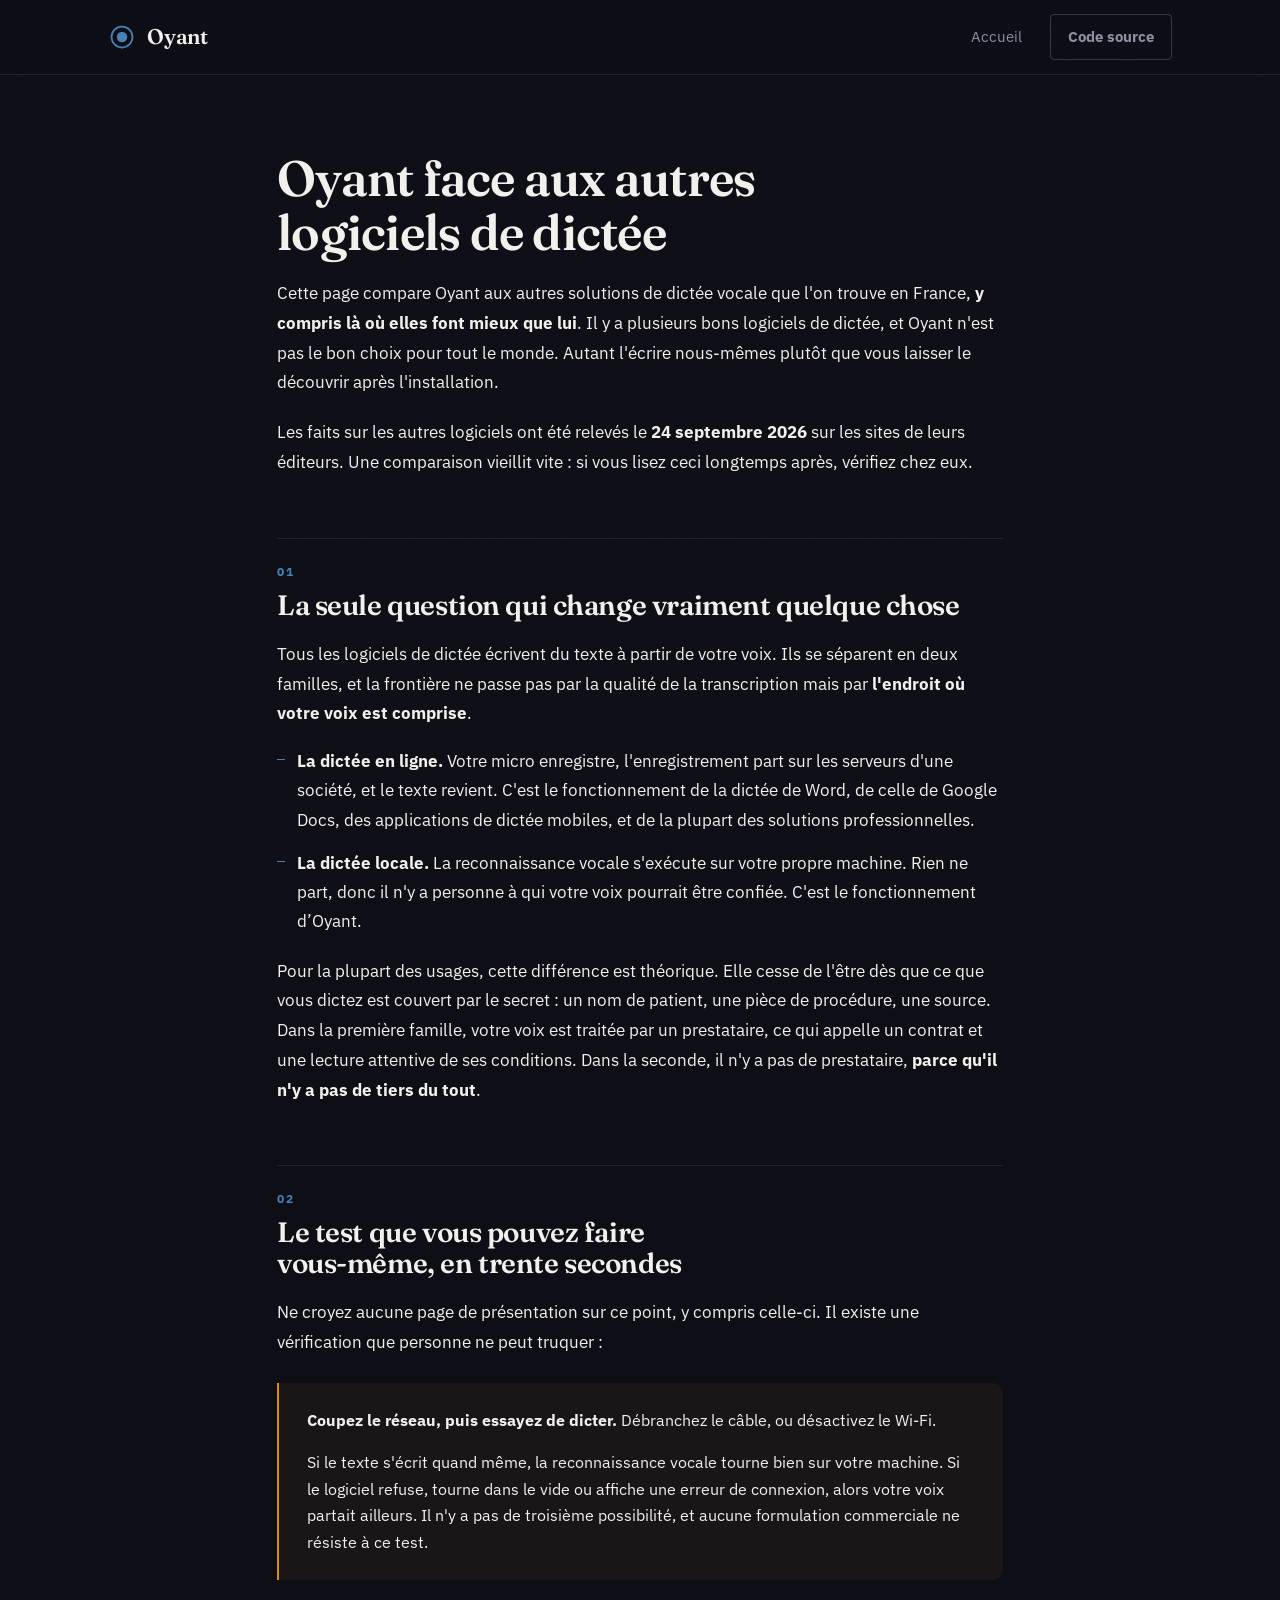
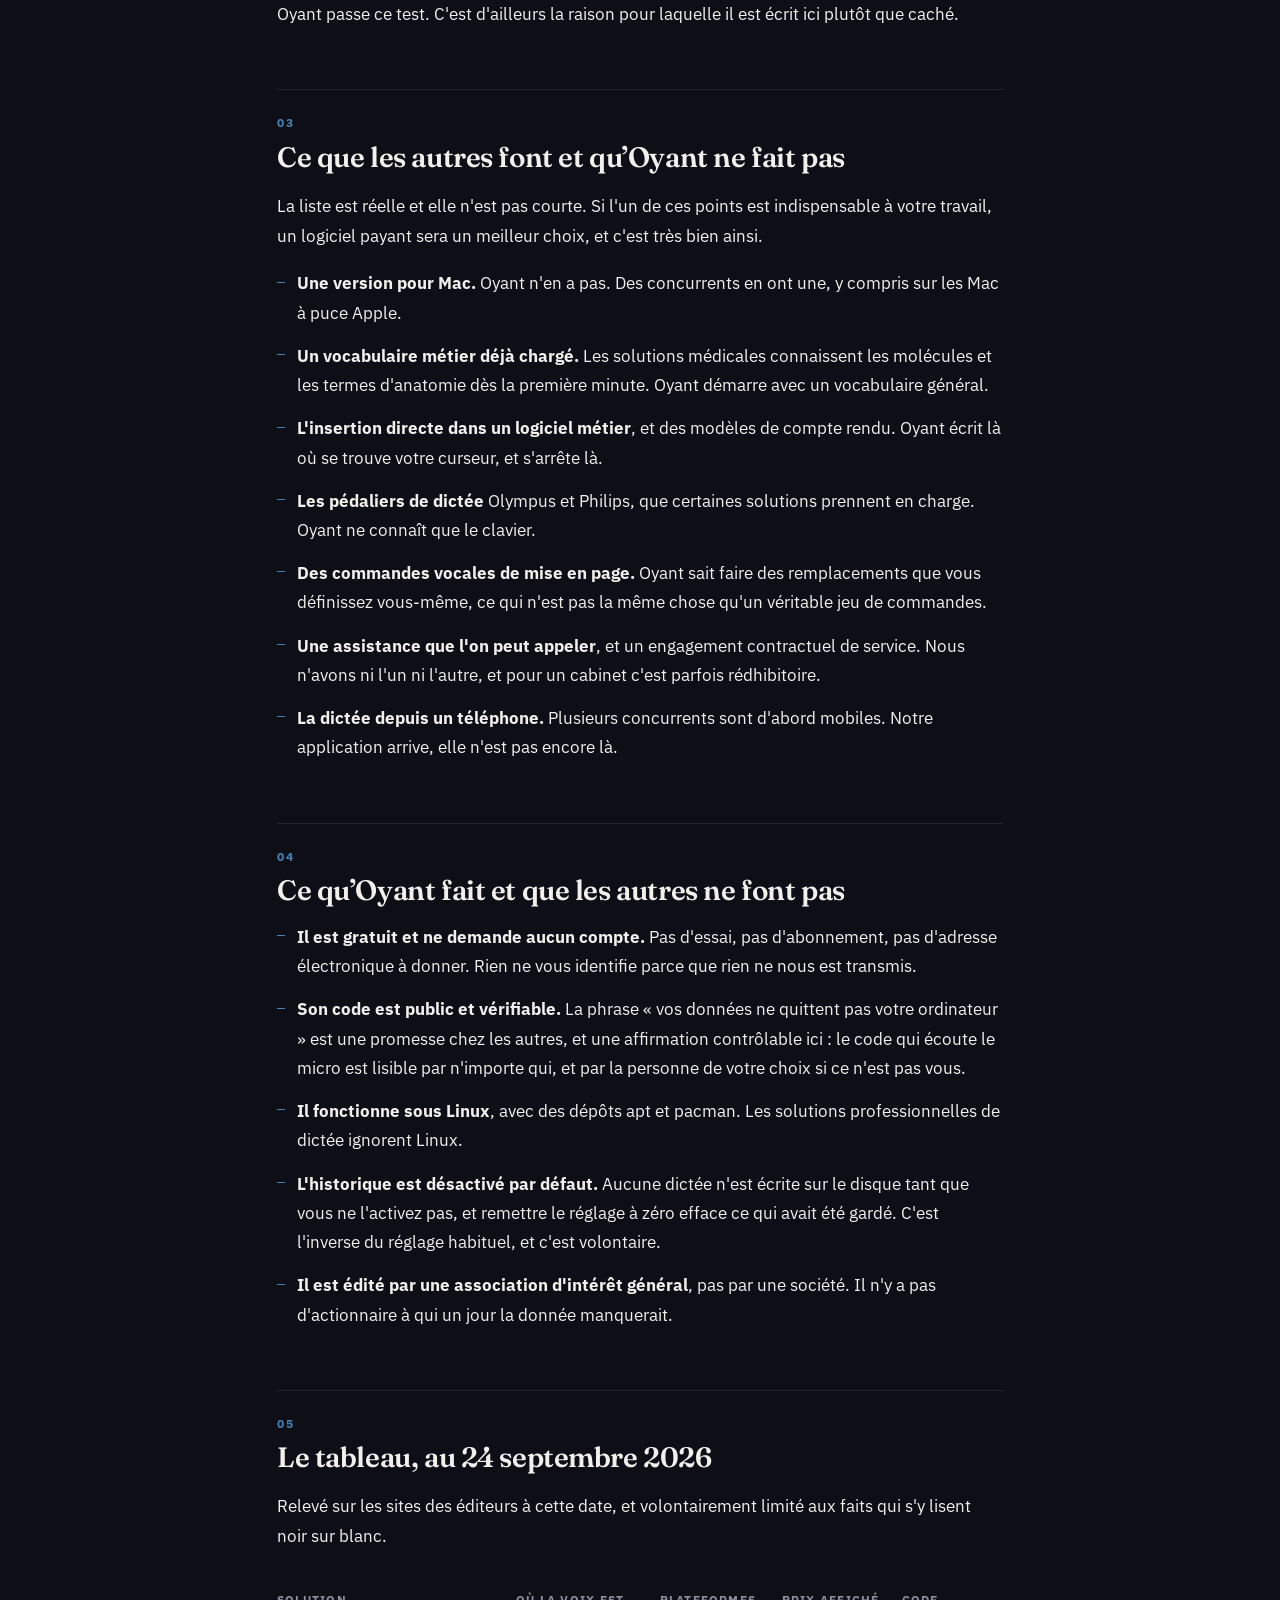
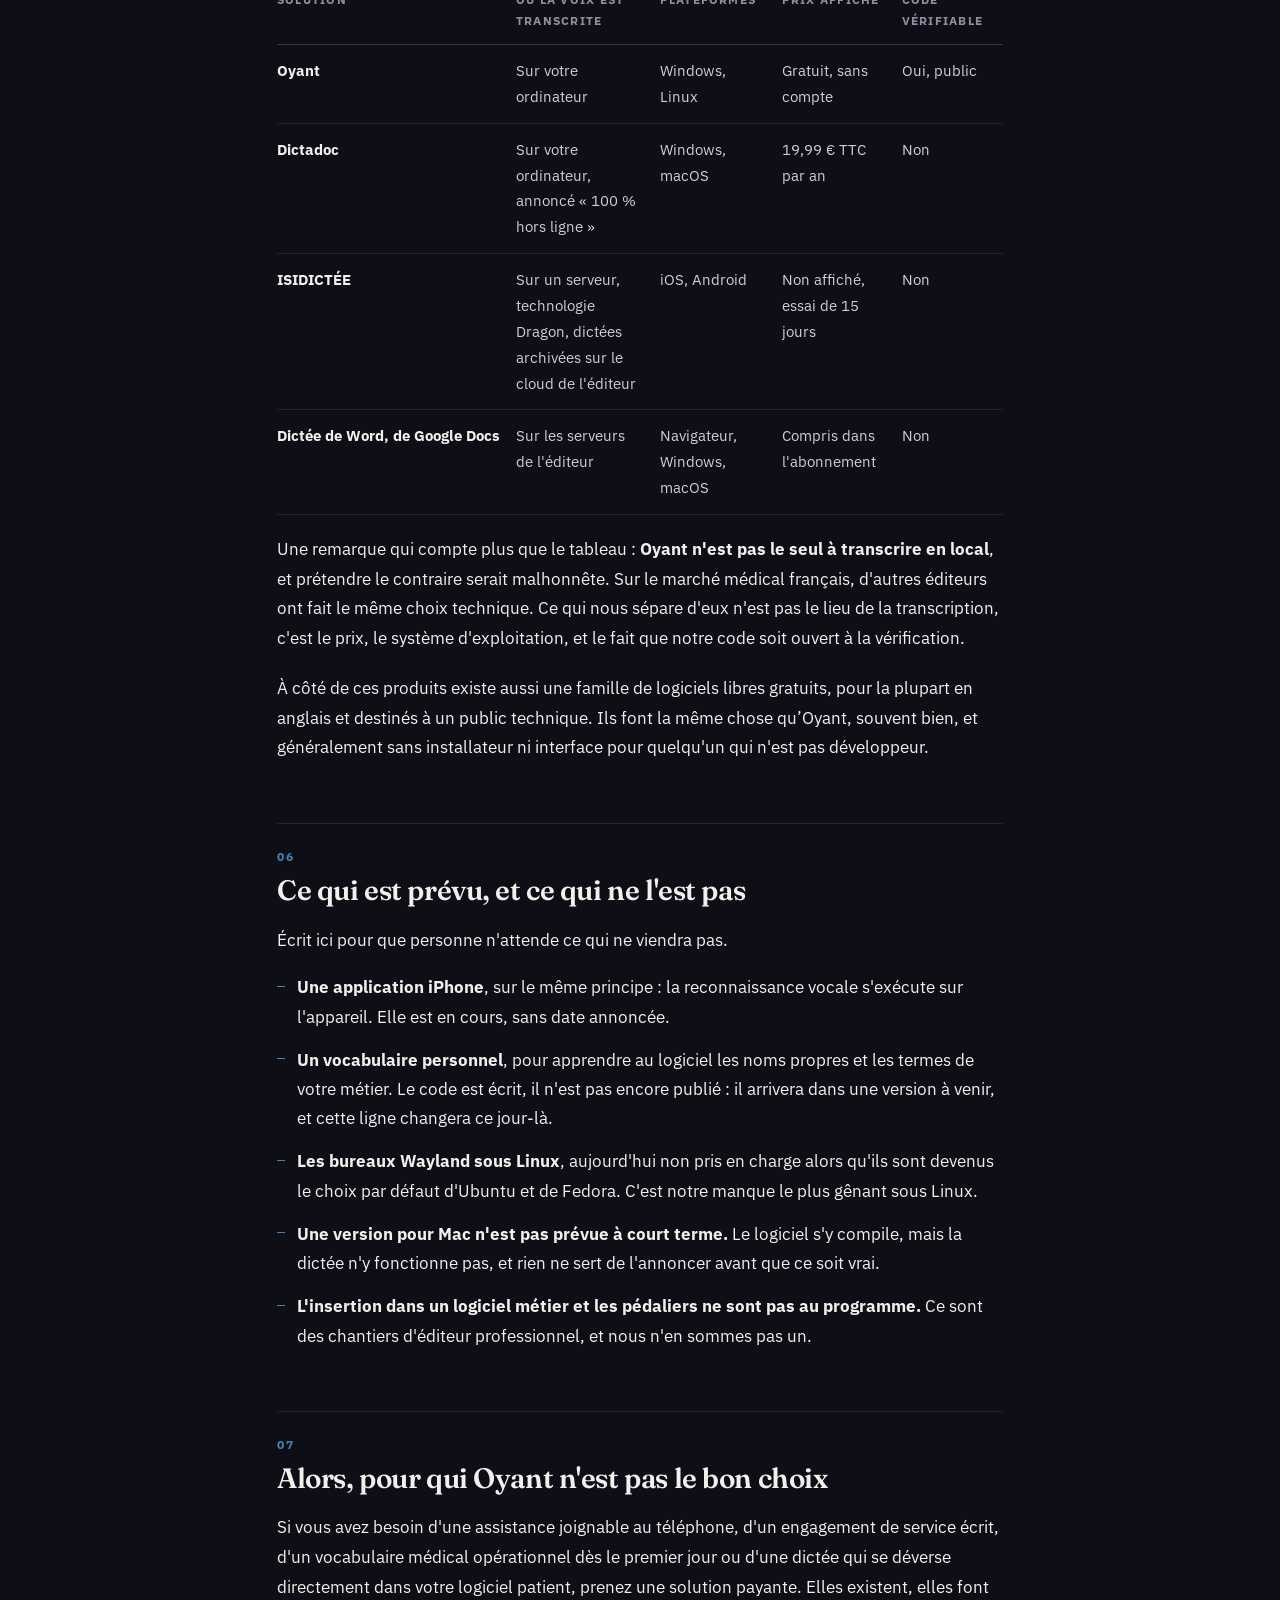
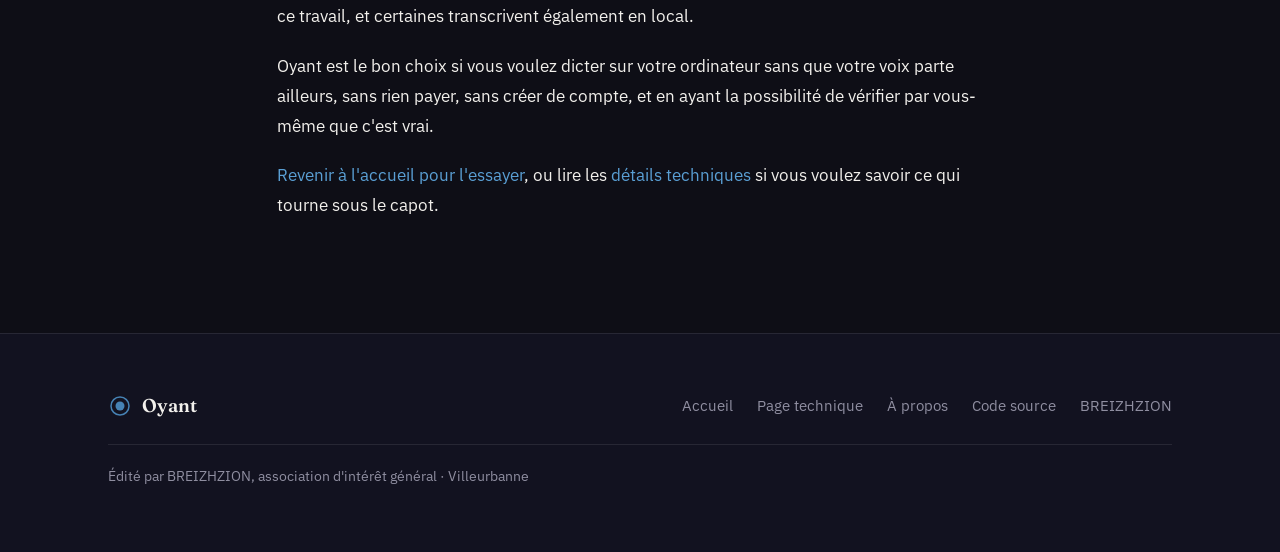
<file: comparatif.html>
<!DOCTYPE html>
<html lang="fr">
<head>
  <meta charset="UTF-8">
  <meta name="viewport" content="width=device-width, initial-scale=1.0">
  <title>Oyant face aux autres logiciels de dictée vocale</title>
  <meta name="description" content="Comparaison datée et honnête entre Oyant et les autres logiciels de dictée vocale disponibles en France : où votre voix est transcrite, ce que les autres font mieux, ce qu’Oyant fait qu'ils ne font pas, et ce qui est prévu.">
  <link rel="icon" href="favicon.svg" type="image/svg+xml">
  <link rel="canonical" href="https://oyant.breizhzion.com/comparatif">
  <link rel="stylesheet" href="style.css?v=db789eea">
  <link rel="preload" href="polices/Fraunces-Variable.woff2" as="font" type="font/woff2" crossorigin>
  <link rel="preload" href="polices/IBMPlexSans-Variable.woff2" as="font" type="font/woff2" crossorigin>
  <meta property="og:image" content="https://oyant.breizhzion.com/partage.png">
  <meta property="og:image:width" content="1200">
  <meta property="og:image:height" content="630">
  <meta property="og:image:alt" content="Oyant : dictez vos notes, personne d'autre ne les entend.">
  <meta property="og:locale" content="fr_FR">
  <meta property="og:site_name" content="Oyant">
  <meta name="twitter:card" content="summary_large_image">
  <meta property="og:type" content="article">
  <meta property="og:title" content="Oyant face aux autres logiciels de dictée vocale">
  <meta property="og:description" content="Où votre voix est transcrite, ce que les autres font mieux que nous, ce que nous faisons qu'ils ne font pas, et le test que vous pouvez faire vous-même pour vérifier.">
  <meta property="og:url" content="https://oyant.breizhzion.com/comparatif">
  <script type="application/ld+json">
  {
    "@context": "https://schema.org",
    "@graph": [
      {
        "@type": "Article",
        "@id": "https://oyant.breizhzion.com/comparatif#article",
        "headline": "Oyant face aux autres logiciels de dictée vocale",
        "description": "Comparaison datée entre Oyant et les autres logiciels de dictée vocale disponibles en France : le lieu de la transcription, ce que les concurrents font mieux, ce qu’Oyant fait qu'ils ne font pas, et ce qui est prévu.",
        "inLanguage": "fr-FR",
        "url": "https://oyant.breizhzion.com/comparatif",
        "datePublished": "2026-09-24",
        "dateModified": "2026-09-24",
        "isPartOf": { "@id": "https://oyant.breizhzion.com/#site" },
        "about": { "@id": "https://oyant.breizhzion.com/#app" },
        "publisher": { "@id": "https://breizhzion.com/#organization" },
        "author": { "@id": "https://breizhzion.com/#organization" }
      },
      {
        "@type": "FAQPage",
        "@id": "https://oyant.breizhzion.com/comparatif#faq",
        "isPartOf": { "@id": "https://oyant.breizhzion.com/#site" },
        "mainEntity": [
          {
            "@type": "Question",
            "name": "Comment savoir si un logiciel de dictée envoie ma voix ailleurs ?",
            "acceptedAnswer": { "@type": "Answer", "text": "Coupez le réseau, puis essayez de dicter. Si le texte s'écrit quand même, la reconnaissance vocale s'exécute sur votre machine. Si le logiciel refuse ou attend, c'est que votre voix partait vers un serveur. Le test dure trente secondes, il ne demande aucune compétence technique, et il ne peut pas être truqué par une page de présentation." }
          },
          {
            "@type": "Question",
            "name": "Qu'est-ce que les logiciels de dictée payants font qu’Oyant ne fait pas ?",
            "acceptedAnswer": { "@type": "Answer", "text": "Une version pour Mac, un vocabulaire médical ou juridique déjà chargé, l'insertion directe dans un logiciel patient, des modèles de compte rendu, la prise en charge des pédaliers de dictée, des commandes vocales de mise en page, et une assistance que l'on peut appeler. Oyant ne fait rien de tout cela." }
          },
          {
            "@type": "Question",
            "name": "Oyant est-il le seul logiciel de dictée à transcrire en local ?",
            "acceptedAnswer": { "@type": "Answer", "text": "Non, et ce serait malhonnête de le laisser croire. D'autres éditeurs font le même choix technique, notamment sur le marché médical français. Ce qui distingue Oyant est ailleurs : il est gratuit, sans compte, son code est public et vérifiable, il fonctionne sous Linux, et il est édité par une association et non par une société." }
          },
          {
            "@type": "Question",
            "name": "Pourquoi choisir un logiciel gratuit pour un usage professionnel ?",
            "acceptedAnswer": { "@type": "Answer", "text": "La gratuité n'est pas l'argument. L'argument est qu'il n'existe aucun modèle économique adossé à vos données, puisqu'elles ne nous parviennent jamais : il n'y a rien à revendre et rien à exploiter. En contrepartie, il n'y a pas d'assistance téléphonique ni d'engagement contractuel de service, et pour certains cabinets c'est rédhibitoire." }
          }
        ]
      }
    ]
  }
  </script>
</head>
<body>

  <nav>
    <div class="nav-inner">
      <a href="/" class="logo">
        <svg width="28" height="28" viewBox="0 0 32 32" aria-hidden="true"><circle cx="16" cy="16" r="12" fill="none" stroke="#4682b4" stroke-width="2"/><circle cx="16" cy="16" r="6" fill="#4682b4"/></svg>
        Oyant
      </a>
      <div class="nav-links">
        <a href="/">Accueil</a>
        <a href="https://github.com/bzhzion/oyant-desktop" rel="noopener" class="btn-nav">Code source</a>
      </div>
    </div>
  </nav>

  <section class="page">
    <h1>Oyant face aux autres logiciels de dictée</h1>
    <p>Cette page compare Oyant aux autres solutions de dictée vocale que l'on trouve en France, <strong>y compris là où elles font mieux que lui</strong>. Il y a plusieurs bons logiciels de dictée, et Oyant n'est pas le bon choix pour tout le monde. Autant l'écrire nous-mêmes plutôt que vous laisser le découvrir après l'installation.</p>
    <p>Les faits sur les autres logiciels ont été relevés le <strong>24 septembre 2026</strong> sur les sites de leurs éditeurs. Une comparaison vieillit vite : si vous lisez ceci longtemps après, vérifiez chez eux.</p>

    <h2>La seule question qui change vraiment quelque chose</h2>
    <p>Tous les logiciels de dictée écrivent du texte à partir de votre voix. Ils se séparent en deux familles, et la frontière ne passe pas par la qualité de la transcription mais par <strong>l'endroit où votre voix est comprise</strong>.</p>
    <ul>
      <li><strong>La dictée en ligne.</strong> Votre micro enregistre, l'enregistrement part sur les serveurs d'une société, et le texte revient. C'est le fonctionnement de la dictée de Word, de celle de Google Docs, des applications de dictée mobiles, et de la plupart des solutions professionnelles.</li>
      <li><strong>La dictée locale.</strong> La reconnaissance vocale s'exécute sur votre propre machine. Rien ne part, donc il n'y a personne à qui votre voix pourrait être confiée. C'est le fonctionnement d’Oyant.</li>
    </ul>
    <p>Pour la plupart des usages, cette différence est théorique. Elle cesse de l'être dès que ce que vous dictez est couvert par le secret : un nom de patient, une pièce de procédure, une source. Dans la première famille, votre voix est traitée par un prestataire, ce qui appelle un contrat et une lecture attentive de ses conditions. Dans la seconde, il n'y a pas de prestataire, <strong>parce qu'il n'y a pas de tiers du tout</strong>.</p>

    <h2>Le test que vous pouvez faire vous-même, en trente secondes</h2>
    <p>Ne croyez aucune page de présentation sur ce point, y compris celle-ci. Il existe une vérification que personne ne peut truquer :</p>
    <div class="encart-attention">
      <p><strong>Coupez le réseau, puis essayez de dicter.</strong> Débranchez le câble, ou désactivez le Wi-Fi.</p>
      <p>Si le texte s'écrit quand même, la reconnaissance vocale tourne bien sur votre machine. Si le logiciel refuse, tourne dans le vide ou affiche une erreur de connexion, alors votre voix partait ailleurs. Il n'y a pas de troisième possibilité, et aucune formulation commerciale ne résiste à ce test.</p>
    </div>
    <p>Oyant passe ce test. C'est d'ailleurs la raison pour laquelle il est écrit ici plutôt que caché.</p>

    <h2>Ce que les autres font et qu’Oyant ne fait pas</h2>
    <p>La liste est réelle et elle n'est pas courte. Si l'un de ces points est indispensable à votre travail, un logiciel payant sera un meilleur choix, et c'est très bien ainsi.</p>
    <ul>
      <li><strong>Une version pour Mac.</strong> Oyant n'en a pas. Des concurrents en ont une, y compris sur les Mac à puce Apple.</li>
      <li><strong>Un vocabulaire métier déjà chargé.</strong> Les solutions médicales connaissent les molécules et les termes d'anatomie dès la première minute. Oyant démarre avec un vocabulaire général.</li>
      <li><strong>L'insertion directe dans un logiciel métier</strong>, et des modèles de compte rendu. Oyant écrit là où se trouve votre curseur, et s'arrête là.</li>
      <li><strong>Les pédaliers de dictée</strong> Olympus et Philips, que certaines solutions prennent en charge. Oyant ne connaît que le clavier.</li>
      <li><strong>Des commandes vocales de mise en page.</strong> Oyant sait faire des remplacements que vous définissez vous-même, ce qui n'est pas la même chose qu'un véritable jeu de commandes.</li>
      <li><strong>Une assistance que l'on peut appeler</strong>, et un engagement contractuel de service. Nous n'avons ni l'un ni l'autre, et pour un cabinet c'est parfois rédhibitoire.</li>
      <li><strong>La dictée depuis un téléphone.</strong> Plusieurs concurrents sont d'abord mobiles. Notre application arrive, elle n'est pas encore là.</li>
    </ul>

    <h2>Ce qu’Oyant fait et que les autres ne font pas</h2>
    <ul>
      <li><strong>Il est gratuit et ne demande aucun compte.</strong> Pas d'essai, pas d'abonnement, pas d'adresse électronique à donner. Rien ne vous identifie parce que rien ne nous est transmis.</li>
      <li><strong>Son code est public et vérifiable.</strong> La phrase « vos données ne quittent pas votre ordinateur » est une promesse chez les autres, et une affirmation contrôlable ici : le code qui écoute le micro est lisible par n'importe qui, et par la personne de votre choix si ce n'est pas vous.</li>
      <li><strong>Il fonctionne sous Linux</strong>, avec des dépôts apt et pacman. Les solutions professionnelles de dictée ignorent Linux.</li>
      <li><strong>L'historique est désactivé par défaut.</strong> Aucune dictée n'est écrite sur le disque tant que vous ne l'activez pas, et remettre le réglage à zéro efface ce qui avait été gardé. C'est l'inverse du réglage habituel, et c'est volontaire.</li>
      <li><strong>Il est édité par une association d'intérêt général</strong>, pas par une société. Il n'y a pas d'actionnaire à qui un jour la donnée manquerait.</li>
    </ul>

    <h2>Le tableau, au 24 septembre 2026</h2>
    <p>Relevé sur les sites des éditeurs à cette date, et volontairement limité aux faits qui s'y lisent noir sur blanc.</p>
    <div class="tableau-scroll">
      <table class="tableau">
        <thead>
          <tr>
            <th scope="col">Solution</th>
            <th scope="col">Où la voix est transcrite</th>
            <th scope="col">Plateformes</th>
            <th scope="col">Prix affiché</th>
            <th scope="col">Code vérifiable</th>
          </tr>
        </thead>
        <tbody>
          <tr>
            <th scope="row">Oyant</th>
            <td>Sur votre ordinateur</td>
            <td>Windows, Linux</td>
            <td>Gratuit, sans compte</td>
            <td>Oui, public</td>
          </tr>
          <tr>
            <th scope="row">Dictadoc</th>
            <td>Sur votre ordinateur, annoncé « 100 % hors ligne »</td>
            <td>Windows, macOS</td>
            <td>19,99 € TTC par an</td>
            <td>Non</td>
          </tr>
          <tr>
            <th scope="row">ISIDICTÉE</th>
            <td>Sur un serveur, technologie Dragon, dictées archivées sur le cloud de l'éditeur</td>
            <td>iOS, Android</td>
            <td>Non affiché, essai de 15 jours</td>
            <td>Non</td>
          </tr>
          <tr>
            <th scope="row">Dictée de Word, de Google Docs</th>
            <td>Sur les serveurs de l'éditeur</td>
            <td>Navigateur, Windows, macOS</td>
            <td>Compris dans l'abonnement</td>
            <td>Non</td>
          </tr>
        </tbody>
      </table>
    </div>
    <p>Une remarque qui compte plus que le tableau : <strong>Oyant n'est pas le seul à transcrire en local</strong>, et prétendre le contraire serait malhonnête. Sur le marché médical français, d'autres éditeurs ont fait le même choix technique. Ce qui nous sépare d'eux n'est pas le lieu de la transcription, c'est le prix, le système d'exploitation, et le fait que notre code soit ouvert à la vérification.</p>
    <p>À côté de ces produits existe aussi une famille de logiciels libres gratuits, pour la plupart en anglais et destinés à un public technique. Ils font la même chose qu’Oyant, souvent bien, et généralement sans installateur ni interface pour quelqu'un qui n'est pas développeur.</p>

    <h2>Ce qui est prévu, et ce qui ne l'est pas</h2>
    <p>Écrit ici pour que personne n'attende ce qui ne viendra pas.</p>
    <ul>
      <li><strong>Une application iPhone</strong>, sur le même principe : la reconnaissance vocale s'exécute sur l'appareil. Elle est en cours, sans date annoncée.</li>
      <li><strong>Un vocabulaire personnel</strong>, pour apprendre au logiciel les noms propres et les termes de votre métier. Le code est écrit, il n'est pas encore publié : il arrivera dans une version à venir, et cette ligne changera ce jour-là.</li>
      <li><strong>Les bureaux Wayland sous Linux</strong>, aujourd'hui non pris en charge alors qu'ils sont devenus le choix par défaut d'Ubuntu et de Fedora. C'est notre manque le plus gênant sous Linux.</li>
      <li><strong>Une version pour Mac n'est pas prévue à court terme.</strong> Le logiciel s'y compile, mais la dictée n'y fonctionne pas, et rien ne sert de l'annoncer avant que ce soit vrai.</li>
      <li><strong>L'insertion dans un logiciel métier et les pédaliers ne sont pas au programme.</strong> Ce sont des chantiers d'éditeur professionnel, et nous n'en sommes pas un.</li>
    </ul>

    <h2>Alors, pour qui Oyant n'est pas le bon choix</h2>
    <p>Si vous avez besoin d'une assistance joignable au téléphone, d'un engagement de service écrit, d'un vocabulaire médical opérationnel dès le premier jour ou d'une dictée qui se déverse directement dans votre logiciel patient, prenez une solution payante. Elles existent, elles font ce travail, et certaines transcrivent également en local.</p>
    <p>Oyant est le bon choix si vous voulez dicter sur votre ordinateur sans que votre voix parte ailleurs, sans rien payer, sans créer de compte, et en ayant la possibilité de vérifier par vous-même que c'est vrai.</p>
    <p><a href="/">Revenir à l'accueil pour l'essayer</a>, ou lire les <a href="/details-techniques">détails techniques</a> si vous voulez savoir ce qui tourne sous le capot.</p>
  </section>

  <footer>
    <div class="container">
      <div class="footer-inner">
        <div class="footer-brand">
          <svg width="24" height="24" viewBox="0 0 32 32" aria-hidden="true"><circle cx="16" cy="16" r="12" fill="none" stroke="#4682b4" stroke-width="2"/><circle cx="16" cy="16" r="6" fill="#4682b4"/></svg>
          <span>Oyant</span>
        </div>
        <div class="footer-links">
          <a href="/">Accueil</a>
          <a href="/details-techniques">Page technique</a>
          <a href="/a-propos">À propos</a>
          <a href="https://github.com/bzhzion/oyant-desktop" rel="noopener">Code source</a>
          <a href="https://breizhzion.com" rel="noopener">BREIZHZION</a>
        </div>
        <div class="footer-note">Édité par BREIZHZION, association d'intérêt général · Villeurbanne</div>
      </div>
    </div>
  </footer>

</body>
</html>
</file>
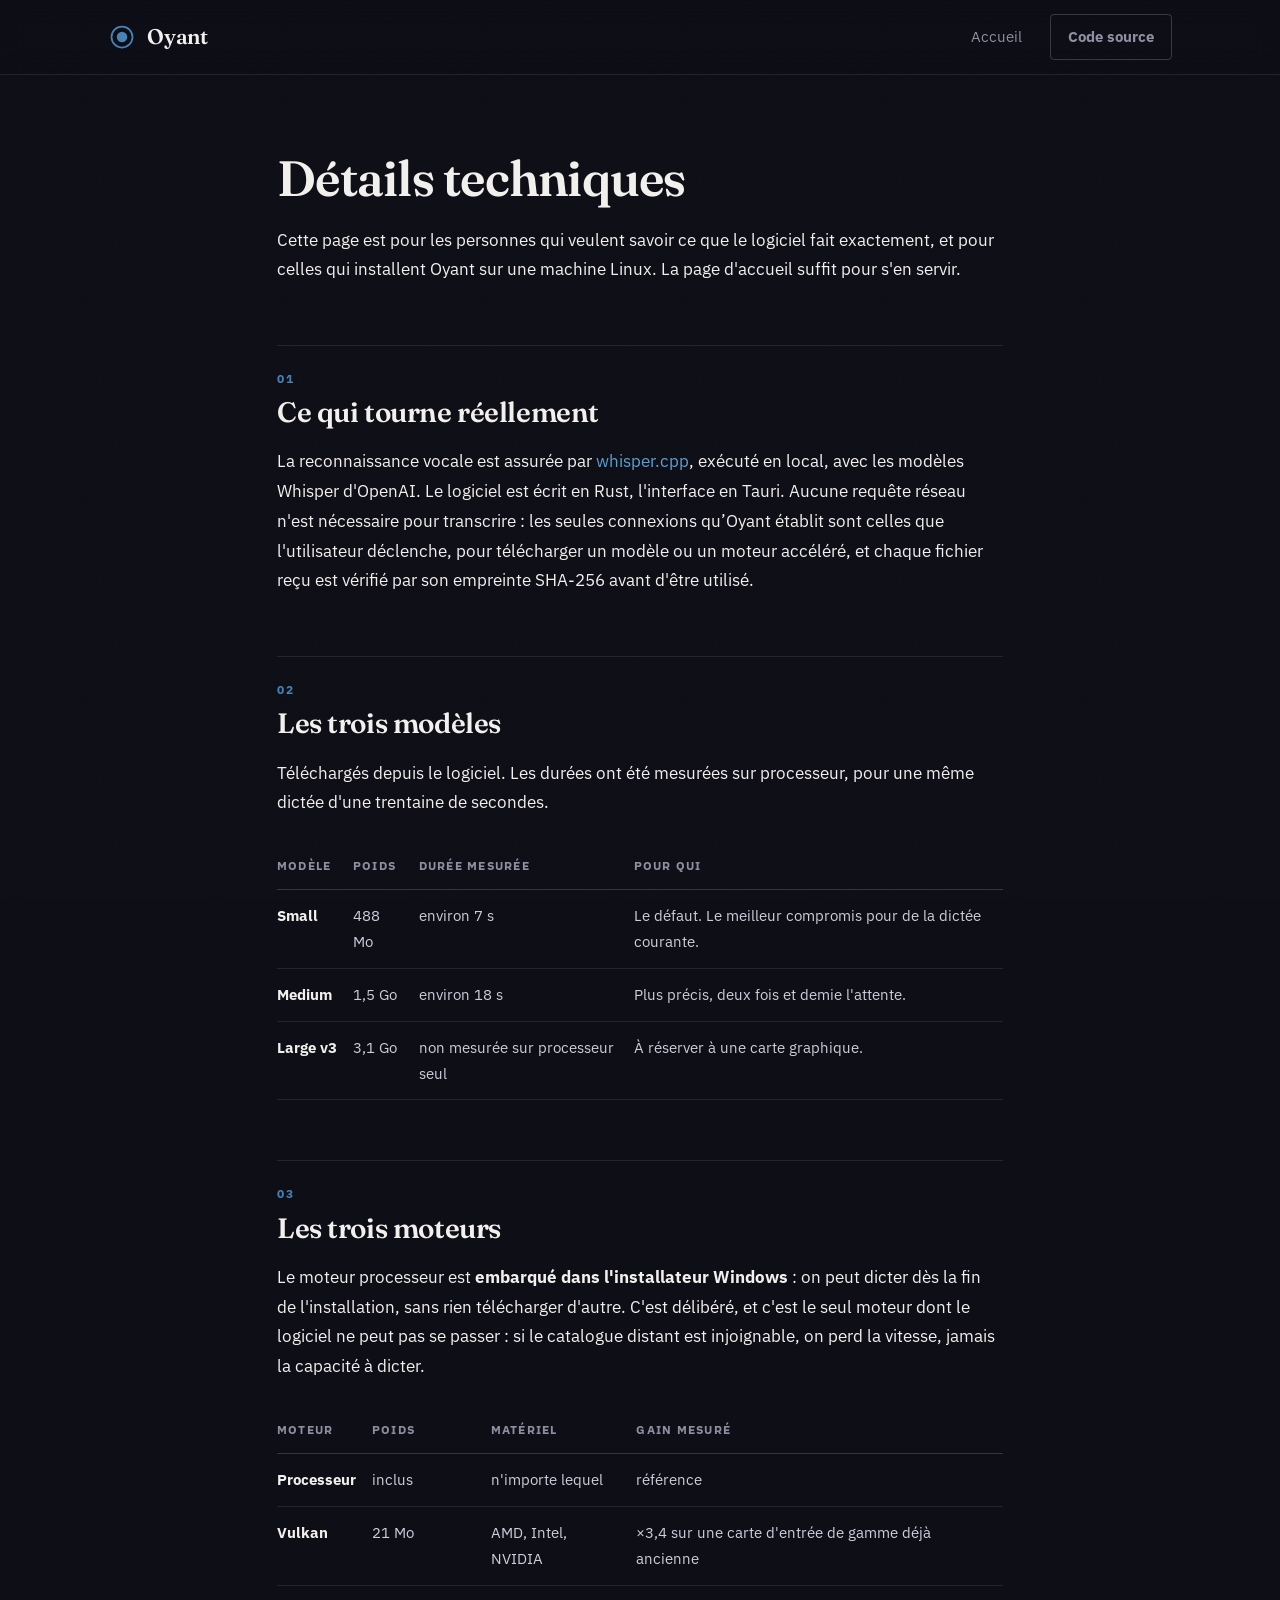
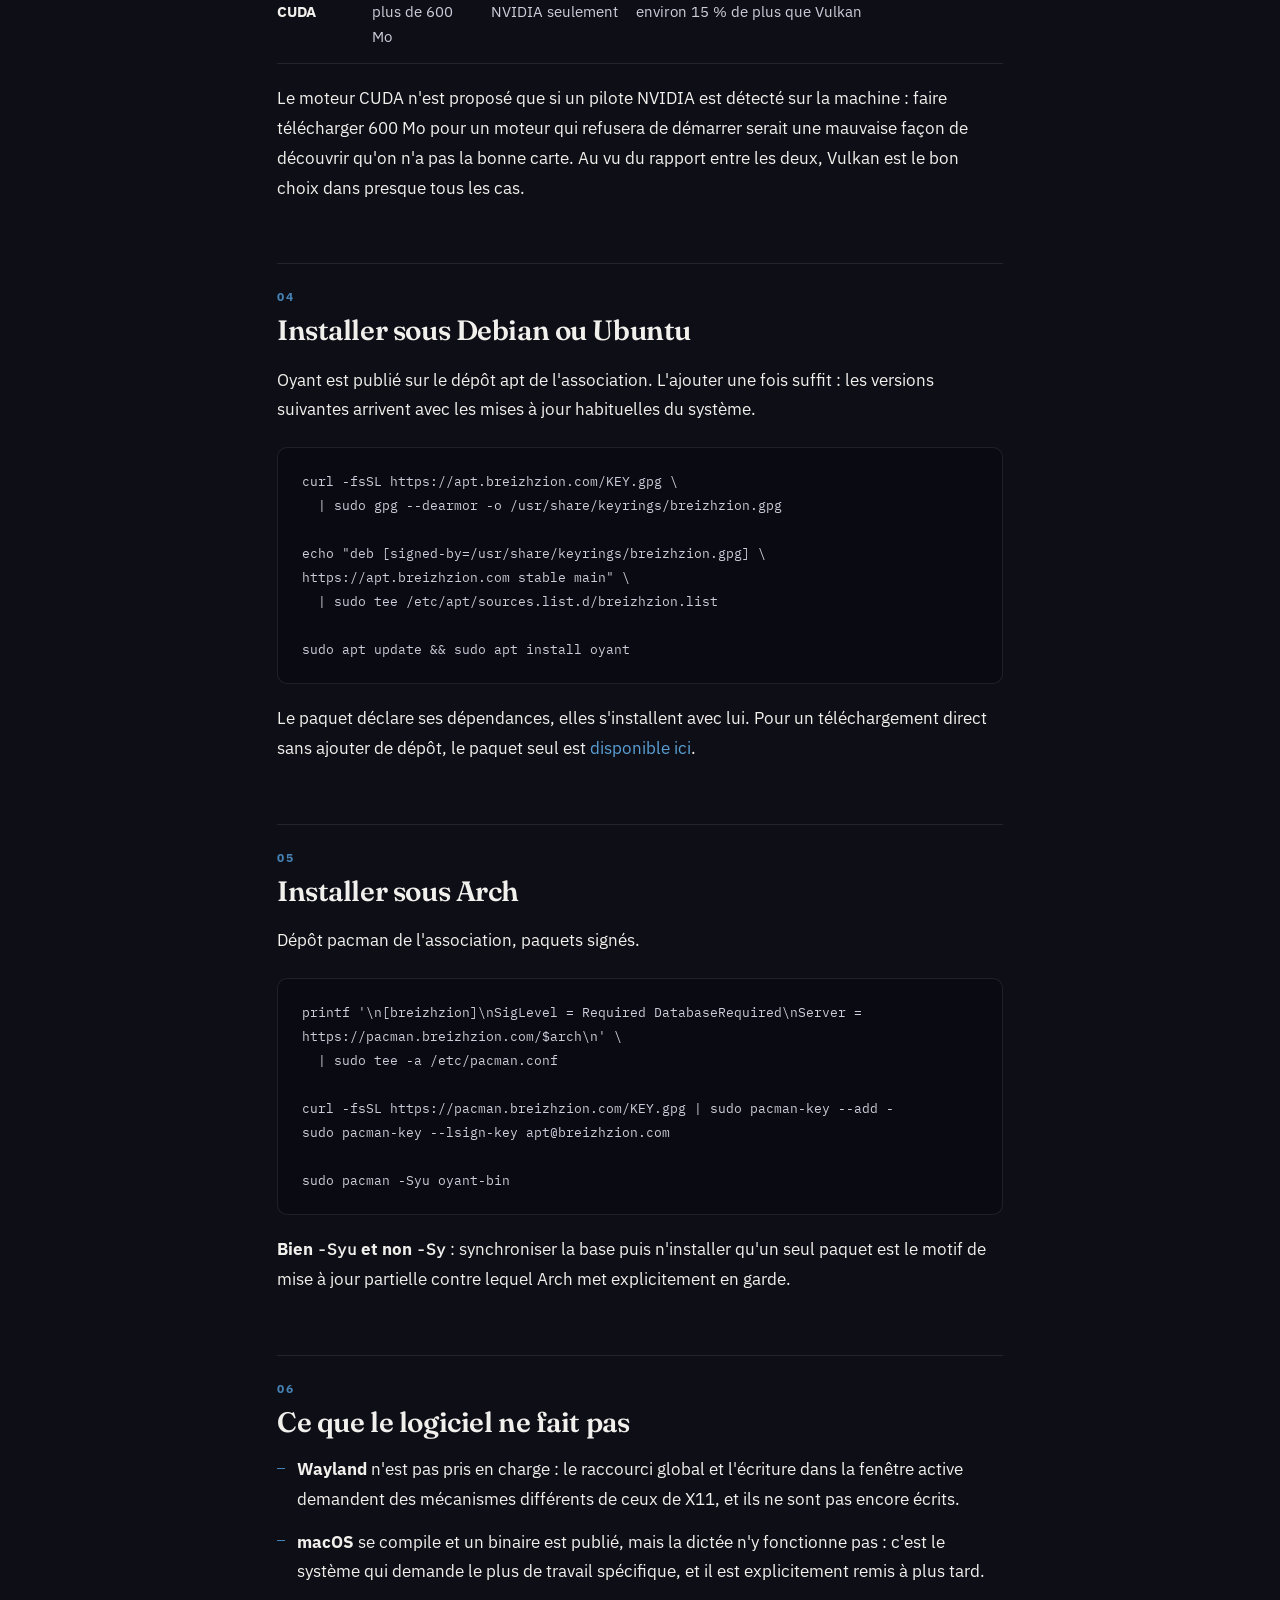
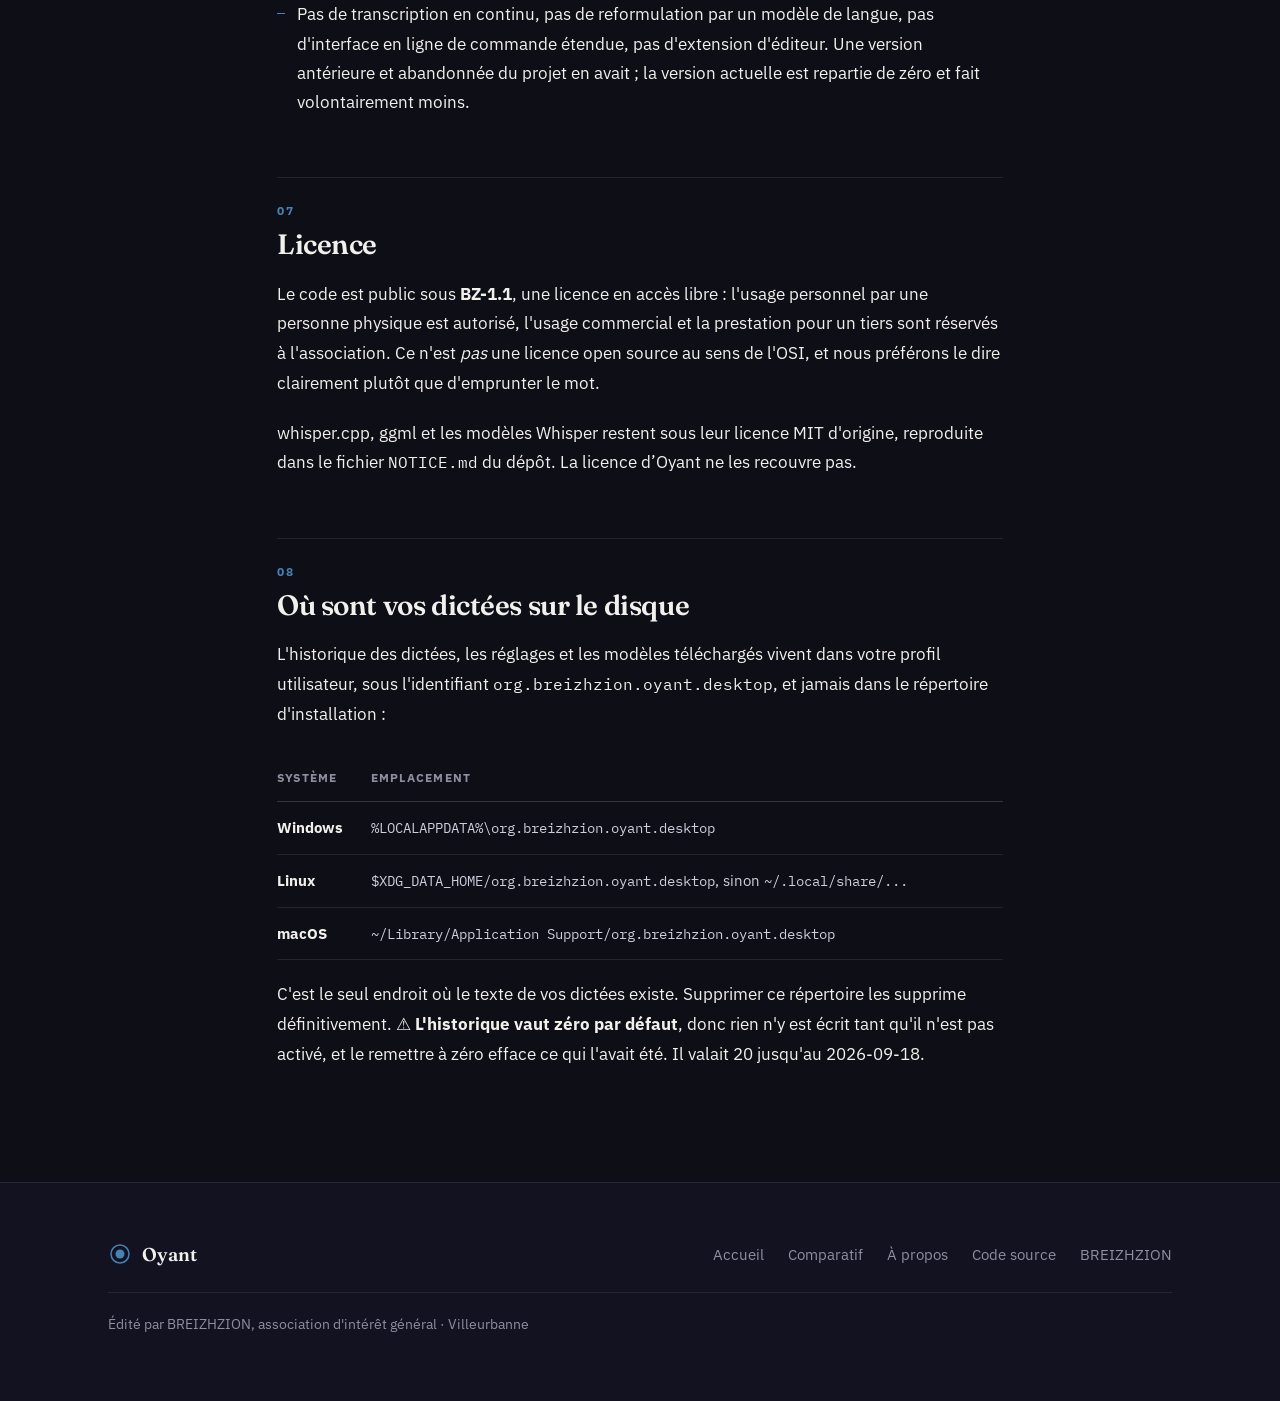
<file: details-techniques.html>
<!DOCTYPE html>
<html lang="fr">
<head>
  <meta charset="UTF-8">
  <meta name="viewport" content="width=device-width, initial-scale=1.0">
  <title>Détails techniques : Oyant</title>
  <meta name="description" content="Comment Oyant fonctionne : reconnaissance vocale whisper.cpp locale, modèles et moteurs, mesures de vitesse, installation sur Debian, Ubuntu et Arch, limites connues.">
  <link rel="icon" href="favicon.svg" type="image/svg+xml">
  <link rel="canonical" href="https://oyant.breizhzion.com/details-techniques">
  <link rel="stylesheet" href="style.css?v=db789eea">
  <link rel="preload" href="polices/Fraunces-Variable.woff2" as="font" type="font/woff2" crossorigin>
  <link rel="preload" href="polices/IBMPlexSans-Variable.woff2" as="font" type="font/woff2" crossorigin>
  <meta property="og:image" content="https://oyant.breizhzion.com/partage.png">
  <meta property="og:image:width" content="1200">
  <meta property="og:image:height" content="630">
  <meta property="og:image:alt" content="Oyant : dictez vos notes, personne d'autre ne les entend.">
  <meta property="og:locale" content="fr_FR">
  <meta property="og:site_name" content="Oyant">
  <meta name="twitter:card" content="summary_large_image">
  <meta property="og:type" content="website">
  <meta property="og:title" content="Détails techniques d’Oyant">
  <meta property="og:description" content="whisper.cpp en local, les trois modèles et les trois moteurs avec leurs mesures, l'installation sur Debian, Ubuntu et Arch, et où les dictées sont écrites sur le disque.">
  <meta property="og:url" content="https://oyant.breizhzion.com/details-techniques">
  <script type="application/ld+json">
  {
    "@context": "https://schema.org",
    "@type": "TechArticle",
    "@id": "https://oyant.breizhzion.com/details-techniques#article",
    "headline": "D\u00e9tails techniques d’Oyant",
    "description": "Reconnaissance vocale whisper.cpp locale, mod\u00e8les et moteurs avec leurs mesures, installation sur Debian, Ubuntu et Arch, limites connues, emplacement des donn\u00e9es sur le disque.",
    "inLanguage": "fr-FR",
    "url": "https://oyant.breizhzion.com/details-techniques",
    "isPartOf": { "@type": "WebSite", "@id": "https://oyant.breizhzion.com/#site", "name": "Oyant", "url": "https://oyant.breizhzion.com/", "inLanguage": "fr-FR" },
    "about": { "@type": "SoftwareApplication", "@id": "https://oyant.breizhzion.com/#app" },
    "publisher": { "@type": "Organization", "@id": "https://breizhzion.com/#organization", "name": "BREIZHZION", "url": "https://breizhzion.com" },
    "proficiencyLevel": "Expert"
  }
  </script>
</head>
<body>

  <nav>
    <div class="nav-inner">
      <a href="/" class="logo">
        <svg width="28" height="28" viewBox="0 0 32 32" aria-hidden="true"><circle cx="16" cy="16" r="12" fill="none" stroke="#4682b4" stroke-width="2"/><circle cx="16" cy="16" r="6" fill="#4682b4"/></svg>
        Oyant
      </a>
      <div class="nav-links">
        <a href="/">Accueil</a>
        <a href="https://github.com/bzhzion/oyant-desktop" rel="noopener" class="btn-nav">Code source</a>
      </div>
    </div>
  </nav>

  <section class="page">
    <h1>Détails techniques</h1>
    <p>Cette page est pour les personnes qui veulent savoir ce que le logiciel fait exactement, et pour celles qui installent Oyant sur une machine Linux. La page d'accueil suffit pour s'en servir.</p>

    <h2>Ce qui tourne réellement</h2>
    <p>La reconnaissance vocale est assurée par <a href="https://github.com/ggml-org/whisper.cpp" rel="noopener">whisper.cpp</a>, exécuté en local, avec les modèles Whisper d'OpenAI. Le logiciel est écrit en Rust, l'interface en Tauri. Aucune requête réseau n'est nécessaire pour transcrire : les seules connexions qu’Oyant établit sont celles que l'utilisateur déclenche, pour télécharger un modèle ou un moteur accéléré, et chaque fichier reçu est vérifié par son empreinte SHA-256 avant d'être utilisé.</p>

    <h2>Les trois modèles</h2>
    <p>Téléchargés depuis le logiciel. Les durées ont été mesurées sur processeur, pour une même dictée d'une trentaine de secondes.</p>
    <div class="tableau-scroll">
      <table class="tableau">
        <thead>
          <tr><th scope="col">Modèle</th><th scope="col">Poids</th><th scope="col">Durée mesurée</th><th scope="col">Pour qui</th></tr>
        </thead>
        <tbody>
          <tr><th scope="row">Small</th><td>488 Mo</td><td>environ 7 s</td><td>Le défaut. Le meilleur compromis pour de la dictée courante.</td></tr>
          <tr><th scope="row">Medium</th><td>1,5 Go</td><td>environ 18 s</td><td>Plus précis, deux fois et demie l'attente.</td></tr>
          <tr><th scope="row">Large v3</th><td>3,1 Go</td><td>non mesurée sur processeur seul</td><td>À réserver à une carte graphique.</td></tr>
        </tbody>
      </table>
    </div>

    <h2>Les trois moteurs</h2>
    <p>Le moteur processeur est <strong>embarqué dans l'installateur Windows</strong> : on peut dicter dès la fin de l'installation, sans rien télécharger d'autre. C'est délibéré, et c'est le seul moteur dont le logiciel ne peut pas se passer : si le catalogue distant est injoignable, on perd la vitesse, jamais la capacité à dicter.</p>
    <div class="tableau-scroll">
      <table class="tableau">
        <thead>
          <tr><th scope="col">Moteur</th><th scope="col">Poids</th><th scope="col">Matériel</th><th scope="col">Gain mesuré</th></tr>
        </thead>
        <tbody>
          <tr><th scope="row">Processeur</th><td>inclus</td><td>n'importe lequel</td><td>référence</td></tr>
          <tr><th scope="row">Vulkan</th><td>21 Mo</td><td>AMD, Intel, NVIDIA</td><td>×3,4 sur une carte d'entrée de gamme déjà ancienne</td></tr>
          <tr><th scope="row">CUDA</th><td>plus de 600 Mo</td><td>NVIDIA seulement</td><td>environ 15 % de plus que Vulkan</td></tr>
        </tbody>
      </table>
    </div>
    <p>Le moteur CUDA n'est proposé que si un pilote NVIDIA est détecté sur la machine : faire télécharger 600 Mo pour un moteur qui refusera de démarrer serait une mauvaise façon de découvrir qu'on n'a pas la bonne carte. Au vu du rapport entre les deux, Vulkan est le bon choix dans presque tous les cas.</p>

    <h2>Installer sous Debian ou Ubuntu</h2>
    <p>Oyant est publié sur le dépôt apt de l'association. L'ajouter une fois suffit : les versions suivantes arrivent avec les mises à jour habituelles du système.</p>
    <pre class="code-block"><code>curl -fsSL https://apt.breizhzion.com/KEY.gpg \
  | sudo gpg --dearmor -o /usr/share/keyrings/breizhzion.gpg

echo "deb [signed-by=/usr/share/keyrings/breizhzion.gpg] \
https://apt.breizhzion.com stable main" \
  | sudo tee /etc/apt/sources.list.d/breizhzion.list

sudo apt update &amp;&amp; sudo apt install oyant</code></pre>
    <p>Le paquet déclare ses dépendances, elles s'installent avec lui. Pour un téléchargement direct sans ajouter de dépôt, le paquet seul est <a href="https://dl.breizhzion.com/oyant-desktop/Oyant-Linux-x64.deb">disponible ici</a>.</p>

    <h2>Installer sous Arch</h2>
    <p>Dépôt pacman de l'association, paquets signés.</p>
    <pre class="code-block"><code>printf '\n[breizhzion]\nSigLevel = Required DatabaseRequired\nServer = https://pacman.breizhzion.com/$arch\n' \
  | sudo tee -a /etc/pacman.conf

curl -fsSL https://pacman.breizhzion.com/KEY.gpg | sudo pacman-key --add -
sudo pacman-key --lsign-key apt@breizhzion.com

sudo pacman -Syu oyant-bin</code></pre>
    <p><strong>Bien <code>-Syu</code> et non <code>-Sy</code></strong> : synchroniser la base puis n'installer qu'un seul paquet est le motif de mise à jour partielle contre lequel Arch met explicitement en garde.</p>

    <h2>Ce que le logiciel ne fait pas</h2>
    <ul>
      <li><strong>Wayland</strong> n'est pas pris en charge : le raccourci global et l'écriture dans la fenêtre active demandent des mécanismes différents de ceux de X11, et ils ne sont pas encore écrits.</li>
      <li><strong>macOS</strong> se compile et un binaire est publié, mais la dictée n'y fonctionne pas : c'est le système qui demande le plus de travail spécifique, et il est explicitement remis à plus tard.</li>
      <li>Pas de transcription en continu, pas de reformulation par un modèle de langue, pas d'interface en ligne de commande étendue, pas d'extension d'éditeur. Une version antérieure et abandonnée du projet en avait ; la version actuelle est repartie de zéro et fait volontairement moins.</li>
    </ul>

    <h2>Licence</h2>
    <p>Le code est public sous <strong>BZ-1.1</strong>, une licence en accès libre : l'usage personnel par une personne physique est autorisé, l'usage commercial et la prestation pour un tiers sont réservés à l'association. Ce n'est <em>pas</em> une licence open source au sens de l'OSI, et nous préférons le dire clairement plutôt que d'emprunter le mot.</p>
    <p>whisper.cpp, ggml et les modèles Whisper restent sous leur licence MIT d'origine, reproduite dans le fichier <code>NOTICE.md</code> du dépôt. La licence d’Oyant ne les recouvre pas.</p>

    <h2>Où sont vos dictées sur le disque</h2>
    <p>L'historique des dictées, les réglages et les modèles téléchargés vivent dans votre profil
    utilisateur, sous l'identifiant <code>org.breizhzion.oyant.desktop</code>, et jamais dans le
    répertoire d'installation :</p>
    <div class="tableau-scroll">
      <table class="tableau">
        <thead><tr><th scope="col">Système</th><th scope="col">Emplacement</th></tr></thead>
        <tbody>
          <tr><th scope="row">Windows</th><td><code>%LOCALAPPDATA%\org.breizhzion.oyant.desktop</code></td></tr>
          <tr><th scope="row">Linux</th><td><code>$XDG_DATA_HOME/org.breizhzion.oyant.desktop</code>, sinon <code>~/.local/share/...</code></td></tr>
          <tr><th scope="row">macOS</th><td><code>~/Library/Application Support/org.breizhzion.oyant.desktop</code></td></tr>
        </tbody>
      </table>
    </div>
    <p>C'est le seul endroit où le texte de vos dictées existe. Supprimer ce répertoire les
    supprime définitivement. ⚠️ <strong>L'historique vaut zéro par défaut</strong>, donc rien n'y est écrit tant qu'il n'est pas activé, et le remettre à zéro efface ce qui l'avait été. Il valait 20 jusqu'au 2026-09-18.</p>
  </section>

  <footer>
    <div class="container">
      <div class="footer-inner">
        <div class="footer-brand">
          <svg width="24" height="24" viewBox="0 0 32 32" aria-hidden="true"><circle cx="16" cy="16" r="12" fill="none" stroke="#4682b4" stroke-width="2"/><circle cx="16" cy="16" r="6" fill="#4682b4"/></svg>
          <span>Oyant</span>
        </div>
        <div class="footer-links">
          <a href="/">Accueil</a>
          <a href="/comparatif">Comparatif</a>
          <a href="/a-propos">À propos</a>
          <a href="https://github.com/bzhzion/oyant-desktop" rel="noopener">Code source</a>
          <a href="https://breizhzion.com" rel="noopener">BREIZHZION</a>
        </div>
        <div class="footer-note">Édité par BREIZHZION, association d'intérêt général · Villeurbanne</div>
      </div>
    </div>
  </footer>

</body>
</html>
</file>
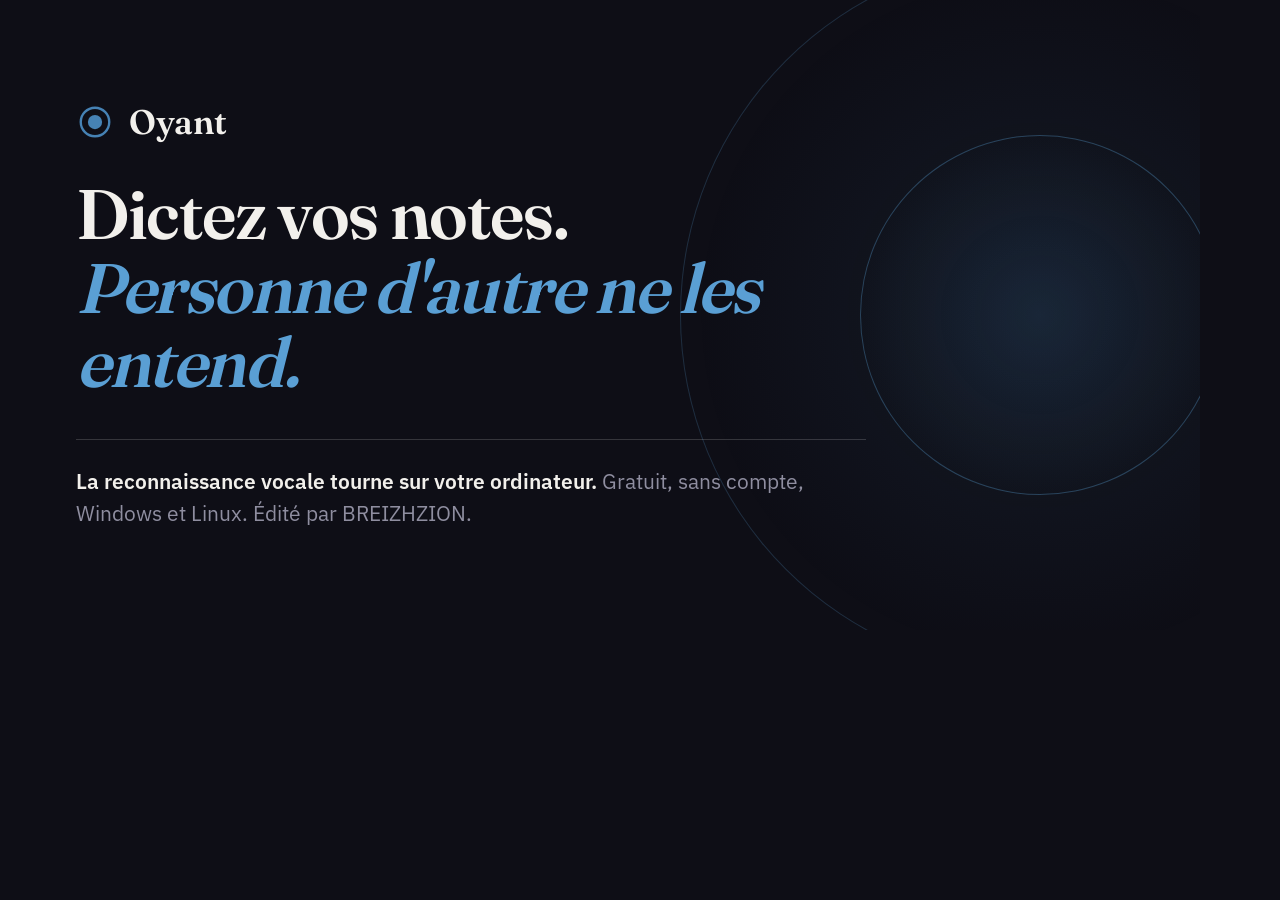
<file: scripts/carte-partage.html>
<!DOCTYPE html>
<html lang="fr">
<head>
  <meta charset="UTF-8">
  <title>Gabarit de la carte de partage</title>
  <!--
    Gabarit de l'image `partage.png` (1200 x 630), celle qu'affichent les messageries et les
    reseaux quand quelqu'un colle un lien vers le site.

    ⚠️ Ce n'est PAS une page du site : elle vit dans `scripts/` parce qu'elle n'est pas destinee
    a etre servie, seulement rendue une fois pour produire le PNG. Elle est versionnee pour que
    l'image soit REFAISABLE : une image binaire dont le gabarit n'existe nulle part devient
    intouchable des que la marque bouge.

    ⚠️ Les polices sont celles de l'application (Fraunces, IBM Plex Sans), pas des polices
    choisies pour cette image : la vignette est souvent la PREMIERE chose que quelqu'un voit du
    produit, donc c'est le dernier endroit ou se permettre une typographie differente.

    Pour regenerer, depuis la racine du depot :
      python -m http.server 8099
      chrome --headless=new --window-size=1200,630 \
             --screenshot=partage.png http://127.0.0.1:8099/scripts/carte-partage.html

    Les polices sont chargees par chemin relatif remontant d'un niveau : le rendu doit se faire
    en servant le depot, pas en ouvrant le fichier directement.
  -->
  <style>
    @font-face {
      font-family: 'Fraunces';
      src: url('../polices/Fraunces-Variable.woff2') format('woff2-variations');
      font-weight: 100 900;
    }
    @font-face {
      font-family: 'IBM Plex Sans';
      src: url('../polices/IBMPlexSans-Variable.woff2') format('woff2-variations');
      font-weight: 100 700;
    }
    * { margin: 0; padding: 0; box-sizing: border-box; }
    html, body { width: 1200px; height: 630px; overflow: hidden; }
    body {
      background: #0e0e16;
      color: #f2f0ec;
      font-family: 'IBM Plex Sans', sans-serif;
      position: relative;
      display: flex; flex-direction: column; justify-content: center;
      padding: 0 76px;
    }
    /* Le meme anneau que le site : la frontiere, pas le halo. */
    .anneau, .anneau-interieur {
      position: absolute; border-radius: 50%;
      top: 50%; transform: translateY(-50%); pointer-events: none;
    }
    .anneau {
      width: 720px; height: 720px; right: -200px;
      border: 1px solid rgba(90,159,212,.22);
      background: radial-gradient(circle at 50% 50%, rgba(70,130,180,.10), transparent 68%);
    }
    .anneau-interieur {
      width: 360px; height: 360px; right: -20px;
      border: 1px solid rgba(90,159,212,.34);
      background: radial-gradient(circle at 50% 50%, rgba(70,130,180,.13), transparent 74%);
    }
    .marque {
      position: relative; z-index: 2;
      display: flex; align-items: center; gap: 15px;
      font-family: 'Fraunces', serif; font-weight: 600; font-size: 34px;
      letter-spacing: -.01em;
    }
    h1 {
      position: relative; z-index: 2; max-width: 790px; margin-top: 34px;
      font-family: 'Fraunces', serif; font-weight: 600;
      font-size: 70px; line-height: 1.06; letter-spacing: -.02em;
    }
    h1 em { color: #5a9fd4; font-style: italic; }
    .pied {
      position: relative; z-index: 2; margin-top: 40px;
      padding-top: 26px; border-top: 1px solid rgba(255,255,255,.16);
      max-width: 790px;
      font-size: 21px; color: #8f8ea0; line-height: 1.5;
    }
    .pied strong { color: #f2f0ec; font-weight: 600; }
  </style>
</head>
<body>
  <div class="anneau"></div>
  <div class="anneau-interieur"></div>

  <div class="marque">
    <svg width="38" height="38" viewBox="0 0 32 32" aria-hidden="true"><circle cx="16" cy="16" r="12" fill="none" stroke="#4682b4" stroke-width="2"/><circle cx="16" cy="16" r="6" fill="#4682b4"/></svg>
    Oyant
  </div>

  <h1>Dictez vos notes.<br><em>Personne d'autre ne les entend.</em></h1>

  <p class="pied"><strong>La reconnaissance vocale tourne sur votre ordinateur.</strong> Gratuit, sans compte, Windows et Linux. Édité par BREIZHZION.</p>
</body>
</html>
</file>
<file: style.css>
/* ═══════════════════════════════════════════════════════════════════════════════
   Oyant : feuille de style du site
   ═══════════════════════════════════════════════════════════════════════════════

   DIRECTION : le memo, pas la page d'atterrissage.

   Le public de ce site est tenu au secret professionnel et doit decider en trente
   secondes s'il nous fait confiance. Or l'ancienne version de cette feuille jouait
   contre ce message : halos flous en degrade, sections centrees, cartes arrondies
   partout. C'est le vocabulaire visuel d'une jeune pousse qui leve des fonds, et
   c'est precisement ce dont un avocat ou un medecin a appris a se mefier.

   On prend donc le registre de ce que ces metiers lisent tous les jours : un
   document compose. Filets d'un pixel comme seule structure, sections numerotees
   comme des articles, alignement a gauche, serif editorial reserve aux grandes
   declarations.

   Et un motif graphique qui DIT la promesse au lieu de la contredire : la ou un
   halo diffuse, l'anneau enferme. Le logo est deja deux cercles concentriques ;
   agrandi derriere le titre, il devient une frontiere.

   POLICES : celles de l'application, pas celles du site. Detail et motif juste
   en dessous. Auto-hebergees, la CSP etant `default-src 'self'` et ne devant pas
   etre assouplie ; licences OFL dans `polices/`.

   ⚠️ Fraunces ne sert qu'aux titres et aux chiffres, IBM Plex Sans porte tout le
   reste : le serif garde sa force parce qu'il est rare.
   ═══════════════════════════════════════════════════════════════════════════════ */

/* ⛔ **Les memes dessins que l'application, et ce n'est pas negociable.** Le site avait d'abord
   recu deux familles choisies pour lui seul, alors que `oyant-desktop` embarque deja Fraunces,
   IBM Plex Sans et IBM Plex Mono. Une marque qui change de typographie entre sa page et son
   logiciel se contredit a l'endroit ou elle demande qu'on lui fasse confiance.
   Les fichiers sont pris tels quels dans `painteau/cdn`, que le commentaire de
   `src/styles/fontes.css` de l'application designe comme la source commune, et les empreintes
   ont ete comparees : ce sont octet pour octet les memes. Licences OFL dans `polices/`.

   ⚠️ Un seul ecart avec l'application, delibere : `font-display: swap` ici, `block` la-bas. Une
   fenetre d'application est convoquee pour quelques secondes et un echange de fonte en cours de
   lecture y gene plus qu'un chargement local ; une page web lue a distance doit au contraire
   s'afficher avant que la fonte arrive. */
@font-face {
  font-family: 'Fraunces';
  src: url('polices/Fraunces-Variable.woff2') format('woff2-variations');
  font-weight: 100 900; font-style: normal; font-display: swap;
}
@font-face {
  font-family: 'IBM Plex Sans';
  src: url('polices/IBMPlexSans-Variable.woff2') format('woff2-variations');
  font-weight: 100 700; font-style: normal; font-display: swap;
}
@font-face {
  font-family: 'IBM Plex Mono';
  src: url('polices/IBMPlexMono-Regular.woff2') format('woff2');
  font-weight: 400; font-style: normal; font-display: swap;
}

*, *::before, *::after { box-sizing: border-box; margin: 0; padding: 0; }

:root {
  /* Palette imposee, partagee avec l'application de bureau et l'app iOS. */
  --blue:   #4682b4;
  --blue-l: #5a9fd4;
  --blue-d: #2d5a8e;
  --orange: #dc8c14;
  --red:    #dc3232;
  --bg:     #0e0e16;
  --bg2:    #121220;
  --bg3:    #1a1a28;
  --card:   #1a1a28;
  --border: rgba(255,255,255,.07);
  --text:   #f2f0ec;
  --muted:  #8f8ea0;

  /* Un filet, et un seul : c'est toute la structure du document. */
  --filet: 1px solid rgba(255,255,255,.09);
  --filet-fort: 1px solid rgba(255,255,255,.16);

  --radius: 10px;
  --radius-s: 4px;

  /* Memes noms de roles que `src/styles/socle.css` de l'application, avec les memes replis :
     un lecteur qui compare les deux ne doit pas trouver deux vocabulaires pour une seule marque. */
  --titre: 'Fraunces', Georgia, serif;
  --corps: 'IBM Plex Sans', system-ui, sans-serif;
  --mono:  'IBM Plex Mono', ui-monospace, monospace;

  /* Rythme vertical : une seule valeur declinee, pour que rien ne flotte. */
  --section: clamp(72px, 9vw, 128px);

  /* L'anneau du hero : son diametre, et la distance de son CENTRE au bord droit.
     Ces deux valeurs suffisent a placer les deux cercles ET l'apercu de
     l'application exactement sur le meme centre. */
  --anneau: 760px;
  --anneau-centre: 205px;
}

html { scroll-behavior: smooth; }

body {
  font-family: var(--corps);
  background: var(--bg);
  color: var(--text);
  font-size: 1.0625rem;
  line-height: 1.7;
  overflow-x: hidden;
  /* Compteur des sections : la numerotation vient du CSS, donc le HTML ne porte
     aucun numero a maintenir a la main quand on reordonne une section. */
  counter-reset: section;
  -webkit-font-smoothing: antialiased;
}

/* Grain de papier. Une turbulence SVG en `data:` (autorisee par `img-src data:`),
   a opacite tres basse : elle enleve l'aspect numerique plat sans se voir. */
body::after {
  content: ""; position: fixed; inset: 0; z-index: 9999; pointer-events: none;
  opacity: .035; mix-blend-mode: overlay;
  background-image: url("data:image/svg+xml,%3Csvg xmlns='http://www.w3.org/2000/svg' width='200' height='200'%3E%3Cfilter id='g'%3E%3CfeTurbulence type='fractalNoise' baseFrequency='.8' numOctaves='3'/%3E%3C/filter%3E%3Crect width='200' height='200' filter='url(%23g)'/%3E%3C/svg%3E");
}

a { color: var(--blue-l); text-decoration: none; text-underline-offset: 3px; }
a:hover { text-decoration: underline; }
/* Un anneau de focus visible partout, une fois, plutot qu'oublie composant par
   composant : c'est la seule façon qu'il ne manque a aucun element. */
a:focus-visible, button:focus-visible, summary:focus-visible, details:focus-visible {
  outline: 2px solid var(--blue-l); outline-offset: 3px; border-radius: var(--radius-s);
}

code { font-family: var(--mono); font-size: .92em; }

.container { max-width: 1120px; margin: 0 auto; padding: 0 28px; }

/* ── Titres ───────────────────────────────────────────────────────────────────
   Le serif ne sert qu'ici et aux chiffres. Interlettrage negatif et interligne
   serre : a grand corps, une composition lache fait amateur. */
h1, h2 {
  font-family: var(--titre); font-weight: 600;
  letter-spacing: -.015em; line-height: 1.08;
  text-wrap: balance;
}
h1 { font-size: clamp(2.5rem, 6.2vw, 4.3rem); }
h2 { font-size: clamp(1.75rem, 3.6vw, 2.6rem); }
h3 { font-family: var(--corps); font-weight: 700; font-size: 1.05rem; line-height: 1.4; }

/* ── Navigation ─────────────────────────────────────────────────────────────── */
nav {
  position: fixed; top: 0; left: 0; right: 0; z-index: 100;
  backdrop-filter: blur(14px) saturate(1.2);
  background: rgba(14,14,22,.78);
  border-bottom: var(--filet);
}
.nav-inner {
  max-width: 1120px; margin: 0 auto; padding: 14px 28px;
  display: flex; align-items: center; justify-content: space-between; gap: 24px;
}
.logo {
  display: flex; align-items: center; gap: 11px;
  font-family: var(--titre); font-weight: 600; font-size: 1.32rem;
  letter-spacing: -.01em; color: var(--text);
}
.logo:hover { text-decoration: none; color: var(--text); }
.nav-links { display: flex; align-items: center; gap: 28px; }
.nav-links > a { color: var(--muted); font-size: .94rem; }
.nav-links > a:hover { color: var(--text); text-decoration: none; }
@media (max-width: 860px) {
  .nav-links > a:not(.btn-nav) { display: none; }
}

/* ── Boutons ──────────────────────────────────────────────────────────────────
   Angles peu arrondis : un bouton tres arrondi appartient au registre de
   l'application grand public, pas a celui du document. */
.btn-primary, .btn-secondary, .btn-nav {
  display: inline-flex; align-items: center; justify-content: center; gap: 10px;
  font-family: var(--corps); font-weight: 700; font-size: .98rem;
  padding: 14px 24px; border-radius: var(--radius-s);
  border: 1px solid transparent; cursor: pointer;
  transition: background .16s, border-color .16s, transform .16s;
}
.btn-primary {
  background: var(--blue-d); color: #fff;
  border-color: var(--blue); box-shadow: 0 1px 0 rgba(255,255,255,.12) inset;
}
.btn-primary:hover { background: #35699f; text-decoration: none; transform: translateY(-1px); }
.btn-secondary { background: transparent; color: var(--text); border-color: rgba(255,255,255,.22); }
.btn-secondary:hover { border-color: var(--blue-l); text-decoration: none; }
.btn-nav { padding: 9px 17px; font-size: .9rem; color: var(--text); border-color: rgba(255,255,255,.18); }
.btn-nav:hover { border-color: var(--blue-l); text-decoration: none; }
.btn-nav-plein { background: var(--blue-d); border-color: var(--blue); }
.btn-nav-plein:hover { background: #35699f; }
.btn-gros { font-size: 1.08rem; padding: 17px 32px; }

/* ── Etiquette ────────────────────────────────────────────────────────────────
   Pas une pilule coloree : petites capitales espacees, comme une mention de
   document. */
.badge {
  display: inline-block;
  font-size: .76rem; font-weight: 700; letter-spacing: .13em; text-transform: uppercase;
  color: var(--blue-l);
  padding-bottom: 10px; border-bottom: 1px solid rgba(90,159,212,.35);
}

/* ── Hero ─────────────────────────────────────────────────────────────────────
   Composition asymetrique : le texte tient dans une colonne calee a gauche et
   l'anneau deborde a droite, plutot qu'un bloc centre dans le vide. */
.hero {
  position: relative; overflow: hidden;
  min-height: min(90vh, 860px);
  padding: 168px 28px 88px;
  display: flex; align-items: center;
}
/* Sur telephone, 168 px de marge haute mangent un tiers de l'ecran avant le premier mot, et la
   barre fixe n'en occupe qu'une soixantaine. */
@media (max-width: 700px) {
  .hero { padding: 104px 22px 64px; min-height: 0; }
  .container { padding: 0 22px; }
}
.hero-inner { position: relative; z-index: 2; max-width: 700px; width: 100%; margin: 0 auto; }
@media (min-width: 1180px) {
  .hero-inner { margin: 0 auto 0 max(28px, calc((100vw - 1120px) / 2)); }
}

/* L'anneau : la frontiere, en lieu et place des halos. Deux cercles concentriques
   comme le logo, agrandis et a peine visibles. Purement decoratif, donc masque
   aux technologies d'assistance cote HTML. */
.hero-bg { position: absolute; inset: 0; pointer-events: none; overflow: hidden; }
.hero-bg::before, .hero-bg::after {
  content: ""; position: absolute; border-radius: 50%;
  top: 50%; transform: translateY(-50%);
  /* ⚠️ Tailles en pixels et non en `vw`, et un CENTRE unique declare en variable : c'est ce qui
     permet d'aligner exactement l'apercu de l'application sur ce centre. Avec des tailles
     relatives, le centre se deplaçait avec la largeur de la fenetre et rien ne restait cale. */
}
.hero-bg::before {
  width: var(--anneau); height: var(--anneau);
  right: calc(var(--anneau-centre) - var(--anneau) / 2);
  border: 1px solid rgba(90,159,212,.20);
  background: radial-gradient(circle at 50% 50%, rgba(70,130,180,.09), transparent 68%);
}
.hero-bg::after {
  width: calc(var(--anneau) / 2); height: calc(var(--anneau) / 2);
  right: calc(var(--anneau-centre) - var(--anneau) / 4);
  border: 1px solid rgba(90,159,212,.32);
  background: radial-gradient(circle at 50% 50%, rgba(70,130,180,.12), transparent 74%);
}
@media (max-width: 1240px) {
  .hero-bg::before, .hero-bg::after { opacity: .45; }
}

/* `.orb` n'est plus employe dans le HTML. La regle reste neutralisee et nommee :
   si un ancien fragment de page revient, il ne ressuscitera pas le halo. */
.orb, .orb1, .orb2, .orb3 { display: none; }

.gradient { color: var(--blue-l); font-style: italic; }

.hero-sub {
  margin-top: 26px; font-size: 1.14rem; line-height: 1.68;
  color: #d8d6e2; max-width: 40em;
}
.hero-actions { display: flex; flex-wrap: wrap; gap: 14px; margin-top: 36px; }
.hero-note { margin-top: 18px; font-size: .9rem; color: var(--muted); }

/* Chiffres : serif, chasse fixe, separes par des filets et non enfermes dans une
   boite. Un chiffre dans un cadre est une statistique de tableau de bord ; un
   chiffre sous un filet est une mention de rapport. */
/* ⚠️ Une grille a colonnes egales et non un `flex` : en flex, « Hors ligne » repoussait ses
   voisines et les quatre filets verticaux ne tombaient plus au meme pas. */
.hero-stats {
  display: grid; grid-template-columns: repeat(4, 1fr);
  margin-top: 52px; border-top: var(--filet-fort);
}
@media (max-width: 620px) { .hero-stats { grid-template-columns: repeat(2, 1fr); } }
/* ⛔ Le filet et le retrait sont sur CHAQUE cellule, et surtout PAS sur `.stat + .stat`. Un
   selecteur de fratrie ignore les retours a la ligne d'une grille : en deux colonnes sur
   telephone, la premiere cellule de la DEUXIEME ligne heritait donc d'un retrait et d'un filet
   qui n'avaient plus aucun sens, et « Hors ligne » apparaissait decale sous « Zero » qui ne
   l'etait pas. Uniforme veut dire aucun cas particulier, a n'importe quel nombre de colonnes. */
.stat { padding: 22px 18px 4px; border-left: var(--filet); }
.stat-n {
  display: block; font-family: var(--titre); font-weight: 500;
  font-size: 1.62rem; line-height: 1.15; color: var(--blue-l);
  font-variant-numeric: tabular-nums; text-wrap: balance;
}
.stat-l { display: block; margin-top: 7px; font-size: .84rem; color: var(--muted); line-height: 1.45; text-wrap: balance; }

/* ── Apercu de la zone de notification ────────────────────────────────────────
   ⛔ Il etait pose en bas a droite et se battait avec l'anneau : deux elements
   forts dans la meme moitie de page, dont un coupe par le bord. Il est desormais
   cale sur le CENTRE de l'anneau, et c'est la seule idee graphique de la page :
   l'application est litteralement ENFERMEE dans le cercle, ce qui dit la promesse
   du produit au lieu de simplement l'illustrer. */
.tray-preview {
  position: absolute; z-index: 3;
  top: 50%; right: calc(var(--anneau-centre) - 130px); transform: translateY(-50%);
  display: flex; flex-direction: column; align-items: flex-end; gap: 12px;
}
/* Sous cette largeur la colonne de texte occupe toute la place : l'anneau palit et
   l'apercu disparait plutot que de se superposer au propos. */
@media (max-width: 1240px) { .tray-preview { display: none; } }
.tray-icon {
  width: 30px; height: 30px; border-radius: 50%;
  border: 1px solid rgba(255,255,255,.22);
}
.tray-icon.idle { background: var(--blue); }
.tray-menu {
  background: rgba(20,20,32,.94); backdrop-filter: blur(18px);
  border: var(--filet-fort); border-radius: var(--radius);
  padding: 5px 0; min-width: 236px;
  box-shadow: 0 24px 64px rgba(0,0,0,.55);
  font-size: .86rem;
}
.tray-item { padding: 8px 16px; color: var(--text); }
.tray-item.muted { color: var(--muted); }
.tray-etat { color: var(--muted); font-size: .78rem; }
.tray-sep { height: 1px; background: rgba(255,255,255,.08); margin: 4px 0; }

/* ── Sections et leur numerotation ───────────────────────────────────────────
   Le numero et le filet font tout le travail : ils disent « ceci est un document
   structure » sans une ligne de decoration. */
.probleme, .features, .how, .mobile, .questions, .install { counter-increment: section; }

.section-header { margin-bottom: 52px; max-width: 46em; }
.section-header h2, .probleme-inner h2, .mobile-inner h2 { position: relative; }
.section-header h2::before,
.probleme-inner h2::before,
.mobile-inner h2::before {
  content: counter(section, decimal-leading-zero);
  display: block; margin-bottom: 14px;
  font-family: var(--corps); font-weight: 700; font-size: .78rem;
  letter-spacing: .16em; color: var(--blue);
}
.section-header > p { margin-top: 18px; color: var(--muted); font-size: 1.06rem; }

.features, .how, .questions, .install { padding: var(--section) 0; }
.features, .questions { border-top: var(--filet); }

/* ── Le probleme, avant la solution ─────────────────────────────────────────── */
.probleme { padding: var(--section) 0; background: var(--bg2); border-top: var(--filet); }
.probleme-inner { max-width: 44em; }
.probleme-inner p { margin-top: 20px; font-size: 1.1rem; line-height: 1.72; color: #d8d6e2; }
/* La chute est la phrase qui doit rester. Serif, en grand, detachee par un filet
   vertical : c'est le seul endroit de la page ou le corps de texte passe au serif. */
.probleme-chute {
  margin-top: 34px !important;
  font-family: var(--titre); font-weight: 500; font-style: italic;
  font-size: clamp(1.3rem, 2.4vw, 1.7rem) !important; line-height: 1.35;
  color: var(--text) !important;
  padding-left: 22px; border-left: 2px solid var(--blue);
}

/* ── Les metiers ──────────────────────────────────────────────────────────────
   Pas des cartes. Une liste separee par des filets, avec le metier en serif :
   la forme d'un sommaire, qui se parcourt pour s'y reconnaitre. */
.metiers {
  display: grid; gap: 0;
  grid-template-columns: repeat(auto-fit, minmax(300px, 1fr));
  border-top: var(--filet-fort);
}
/* ⛔ Meme correction que pour les chiffres du hero, et c'est le meme defaut qui se voyait le
   mieux ici : avec `.metier + .metier`, en une seule colonne sur telephone, toutes les cartes
   SAUF la premiere etaient decalees de 30 px. Le selecteur de fratrie ne sait rien des retours a
   la ligne de la grille, et `nth-child` ne peut pas non plus trancher puisque `auto-fit` rend le
   nombre de colonnes implicite. Un filet a GAUCHE DE CHAQUE cellule supprime le probleme au lieu
   de le contourner : plus de premiere cellule a traiter a part, et le meme rendu de une a trois
   colonnes. */
.metier {
  padding: 28px 30px 30px; border-left: var(--filet); border-bottom: var(--filet);
  transition: background .18s;
}
.metier h3 {
  font-family: var(--titre); font-weight: 600; font-size: 1.22rem;
  letter-spacing: -.01em; line-height: 1.25;
}
.metier p { margin-top: 12px; color: var(--muted); font-size: .97rem; line-height: 1.65; }

/* ── Encarts ──────────────────────────────────────────────────────────────────
   Un fond a peine teinte et un filet, jamais un degrade appuye. */
.encart {
  max-width: 44em; margin-top: 64px; padding: 36px 38px;
  background: rgba(70,130,180,.07);
  border: 1px solid rgba(90,159,212,.22); border-radius: var(--radius);
}
.encart h3 { font-family: var(--titre); font-weight: 600; font-size: 1.3rem; }
.encart p { margin-top: 18px; line-height: 1.72; }
/* La reserve juridique reste lisible : plus petite, jamais en petites lettres. */
.encart-note {
  font-size: .93rem; color: var(--muted);
  margin-top: 24px !important; padding-top: 20px; border-top: var(--filet);
}
.encart-attention {
  margin-top: 26px; padding: 24px 28px;
  border-left: 2px solid var(--orange);
  background: rgba(220,140,20,.06);
  border-radius: 0 var(--radius) var(--radius) 0;
}
.encart-attention p { line-height: 1.7; font-size: .98rem; }
.encart-attention p + p { margin-top: 15px; }

/* ── Les trois gestes ─────────────────────────────────────────────────────────
   Chiffres en serif, sans pastille ronde : la pastille numerotee est un tic de
   page produit, un chiffre compose suffit. */
.steps {
  display: grid; gap: 0; align-items: start;
  grid-template-columns: 1fr auto 1fr auto 1fr;
  border-top: var(--filet-fort);
}
@media (max-width: 900px) {
  .steps { grid-template-columns: 1fr; }
  .step-arrow { display: none; }
}
.step { display: flex; gap: 20px; padding: 30px 28px 32px 0; }
.step:not(:first-child) { padding-left: 28px; }
@media (min-width: 901px) { .step:not(:first-child) { border-left: var(--filet); } }
@media (max-width: 900px) { .step { border-bottom: var(--filet); padding-left: 0 !important; } }
.step-num {
  flex-shrink: 0; font-family: var(--titre); font-weight: 500;
  font-size: 2.1rem; line-height: 1; color: rgba(90,159,212,.55);
  font-variant-numeric: tabular-nums;
}
.step-content h3 { font-size: 1.08rem; }
.step-content p { margin-top: 10px; color: var(--muted); font-size: .97rem; line-height: 1.6; }
.step-arrow { align-self: center; color: rgba(255,255,255,.18); font-size: 1.2rem; padding: 0 4px; }

/* ── Cartes explicatives ──────────────────────────────────────────────────────
   Ici la carte se justifie : ce sont quatre affirmations independantes qu'on
   parcourt. Filet fin, angle sobre, et un liseré qui se revele au survol. */
.deux-colonnes {
  display: grid; gap: 18px; margin-top: 68px;
  grid-template-columns: repeat(auto-fit, minmax(330px, 1fr));
}
.carte-simple {
  position: relative; padding: 28px 30px;
  background: var(--card); border: var(--filet); border-radius: var(--radius);
  transition: border-color .18s;
}
.carte-simple::before {
  content: ""; position: absolute; left: 0; top: 18px; bottom: 18px; width: 2px;
  background: var(--blue); opacity: 0; transition: opacity .18s;
  border-radius: 2px;
}
.carte-simple:hover { border-color: rgba(255,255,255,.14); }
.carte-simple:hover::before { opacity: 1; }
.carte-simple h3 { font-size: 1.06rem; }
.carte-simple p { margin-top: 13px; color: #cfcddb; line-height: 1.68; font-size: .98rem; }

/* ── L'application mobile ─────────────────────────────────────────────────────── */
.mobile { padding: var(--section) 0; background: var(--bg2); border-top: var(--filet); }
.mobile-inner { max-width: 44em; }
.mobile-inner h2 { margin-top: 22px; }
.mobile-inner > p { margin-top: 20px; line-height: 1.72; font-size: 1.06rem; }
.mobile-note { font-size: .95rem; color: var(--muted); }

/* ── Questions ────────────────────────────────────────────────────────────────
   `details`/`summary` natifs : ouverture au clavier et restitution par un lecteur
   d'ecran sans une ligne de JavaScript, ce qu'aucun accordeon maison ne donne.
   Separes par des filets plutot qu'empiles en cartes : la forme d'une notice. */
.faq { max-width: 50em; border-top: var(--filet-fort); }
.faq details { border-bottom: var(--filet); }
.faq summary {
  cursor: pointer; list-style: none;
  padding: 24px 48px 24px 0; position: relative;
  font-family: var(--titre); font-weight: 600; font-size: 1.16rem;
  letter-spacing: -.005em; line-height: 1.35;
  transition: color .16s;
}
.faq summary::-webkit-details-marker { display: none; }
/* Le signe est dessine en CSS plutot qu'ecrit en caractere : un « + » textuel
   serait lu a voix haute par un lecteur d'ecran, ce qui n'apporte rien. */
.faq summary::after,
.faq summary::before {
  content: ""; position: absolute; right: 6px; top: 50%;
  background: var(--blue-l); transition: transform .2s, opacity .2s;
}
.faq summary::after { width: 15px; height: 1.5px; margin-top: -.75px; }
.faq summary::before { width: 1.5px; height: 15px; margin: -7.5px 6.75px 0 0; }
.faq details[open] summary::before { opacity: 0; transform: rotate(90deg); }
.faq summary:hover { color: var(--blue-l); }
.faq details p { padding: 0 48px 6px 0; color: #cfcddb; line-height: 1.75; max-width: 46em; }
.faq details p:last-child { padding-bottom: 26px; }

/* ── Telechargement ─────────────────────────────────────────────────────────── */
.install { border-top: var(--filet); }
.volet {
  max-width: 50em; padding: 34px 38px;
  background: var(--card); border: var(--filet); border-radius: var(--radius);
}
.volet > p { margin-bottom: 18px; }
.volet .btn-primary { margin: 4px 0 18px; }
.volet .code-block { margin: 0 0 18px; }
.volet-note { font-size: .92rem; color: var(--muted); margin-bottom: 0; }
.volet-centre { text-align: center; margin: 0 auto; }
.volet-centre .volet-note { margin-top: 15px; }
.install-avertissement {
  max-width: 50em; margin: 30px auto 0; padding: 22px 26px;
  border-left: 2px solid var(--orange);
  background: rgba(220,140,20,.06);
  border-radius: 0 var(--radius) var(--radius) 0;
  font-size: .96rem; line-height: 1.68;
}

/* ── Blocs de code ──────────────────────────────────────────────────────────── */
.code-block {
  background: #0a0a12; border: var(--filet); border-radius: var(--radius);
  padding: 22px 24px; overflow-x: auto;
  font-family: var(--mono); font-size: .88rem; line-height: 1.7;
  color: #cfcddb;
}
.code-block code { white-space: pre-wrap; word-break: break-word; }

/* ── Pages de contenu ───────────────────────────────────────────────────────── */
.page { max-width: 46em; margin: 0 auto; padding: 152px 28px 112px; counter-reset: rubrique; }
.page h1 { font-size: clamp(2.1rem, 4.6vw, 3.1rem); }
.page > p { margin-top: 20px; line-height: 1.75; }
.page h2 {
  counter-increment: rubrique; position: relative;
  margin-top: 60px; padding-top: 26px; border-top: var(--filet);
  font-size: clamp(1.4rem, 2.6vw, 1.75rem);
}
.page h2::before {
  content: counter(rubrique, decimal-leading-zero);
  display: block; margin-bottom: 12px;
  font-family: var(--corps); font-weight: 700; font-size: .76rem;
  letter-spacing: .16em; color: var(--blue);
}
.page ul { margin-top: 18px; padding-left: 0; list-style: none; }
.page li { margin-top: 14px; line-height: 1.72; padding-left: 20px; position: relative; }
.page li::before { content: ""; position: absolute; left: 0; top: .72em; width: 8px; height: 1px; background: var(--blue); }
.page .code-block { margin-top: 22px; }

/* ── Tableaux ─────────────────────────────────────────────────────────────────
   Aucune bordure exterieure, aucune alternance de fond : des filets horizontaux,
   comme dans un rapport imprime. */
.tableau-scroll { overflow-x: auto; margin-top: 24px; }
.tableau { width: 100%; min-width: 540px; border-collapse: collapse; font-size: .95rem; text-align: left; }
.tableau th, .tableau td { padding: 13px 16px 13px 0; border-bottom: var(--filet); vertical-align: top; }
.tableau thead th {
  font-size: .78rem; font-weight: 700; letter-spacing: .1em; text-transform: uppercase;
  color: var(--muted); border-bottom: var(--filet-fort);
}
.tableau tbody th[scope="row"] { font-weight: 700; white-space: nowrap; color: var(--text); }
.tableau tbody td { color: #cfcddb; font-variant-numeric: tabular-nums; }

/* ── Pied de page ───────────────────────────────────────────────────────────── */
footer { padding: 56px 0 64px; border-top: var(--filet); background: var(--bg2); }
.footer-inner {
  display: flex; flex-wrap: wrap; align-items: center; justify-content: space-between; gap: 22px;
}
.footer-brand {
  display: flex; align-items: center; gap: 10px;
  font-family: var(--titre); font-weight: 600; font-size: 1.16rem;
}
.footer-links { display: flex; flex-wrap: wrap; gap: 24px; }
.footer-links a { color: var(--muted); font-size: .93rem; }
.footer-links a:hover { color: var(--text); }
.footer-note { color: var(--muted); font-size: .86rem; flex-basis: 100%; padding-top: 20px; border-top: var(--filet); }

/* ── Mouvement ────────────────────────────────────────────────────────────────
   Une seule orchestration, a l'arrivee sur la page, en cascade. Le reste est un
   simple fondu au defilement. Un mouvement rare se remarque ; un mouvement
   partout fatigue, et sur ce public il fait perdre le peu de temps qu'on a. */
@keyframes entree {
  from { opacity: 0; transform: translateY(14px); }
  to   { opacity: 1; transform: none; }
}
.hero-inner > * { animation: entree .62s cubic-bezier(.22,.7,.3,1) backwards; }
.hero-inner > .badge       { animation-delay: .04s; }
.hero-inner > h1           { animation-delay: .11s; }
.hero-inner > .hero-sub    { animation-delay: .20s; }
.hero-inner > .hero-actions{ animation-delay: .28s; }
.hero-inner > .hero-note   { animation-delay: .34s; }
.hero-inner > .hero-stats  { animation-delay: .40s; }
.tray-preview { animation: entree .7s cubic-bezier(.22,.7,.3,1) .5s backwards; }

.metier, .step, .carte-simple { opacity: 0; transform: translateY(12px); transition: opacity .5s, transform .5s; }
.metier.visible, .step.visible, .carte-simple.visible { opacity: 1; transform: none; }

/* ⚠️ Le repli doit aussi RENDRE VISIBLE ce que le defilement devait reveler :
   sans la remise a `opacity: 1`, quelqu'un qui demande moins d'animation verrait
   une page vide si le script ne tourne pas. */
@media (prefers-reduced-motion: reduce) {
  html { scroll-behavior: auto; }
  *, *::before, *::after {
    animation-duration: .001s !important; animation-delay: 0s !important;
    transition-duration: .001s !important;
  }
  .metier, .step, .carte-simple { opacity: 1 !important; transform: none !important; }
}

/* Meme filet de securite sans JavaScript : la page reste lisible. */
@media (scripting: none) {
  .metier, .step, .carte-simple { opacity: 1; transform: none; }
}
</file>
